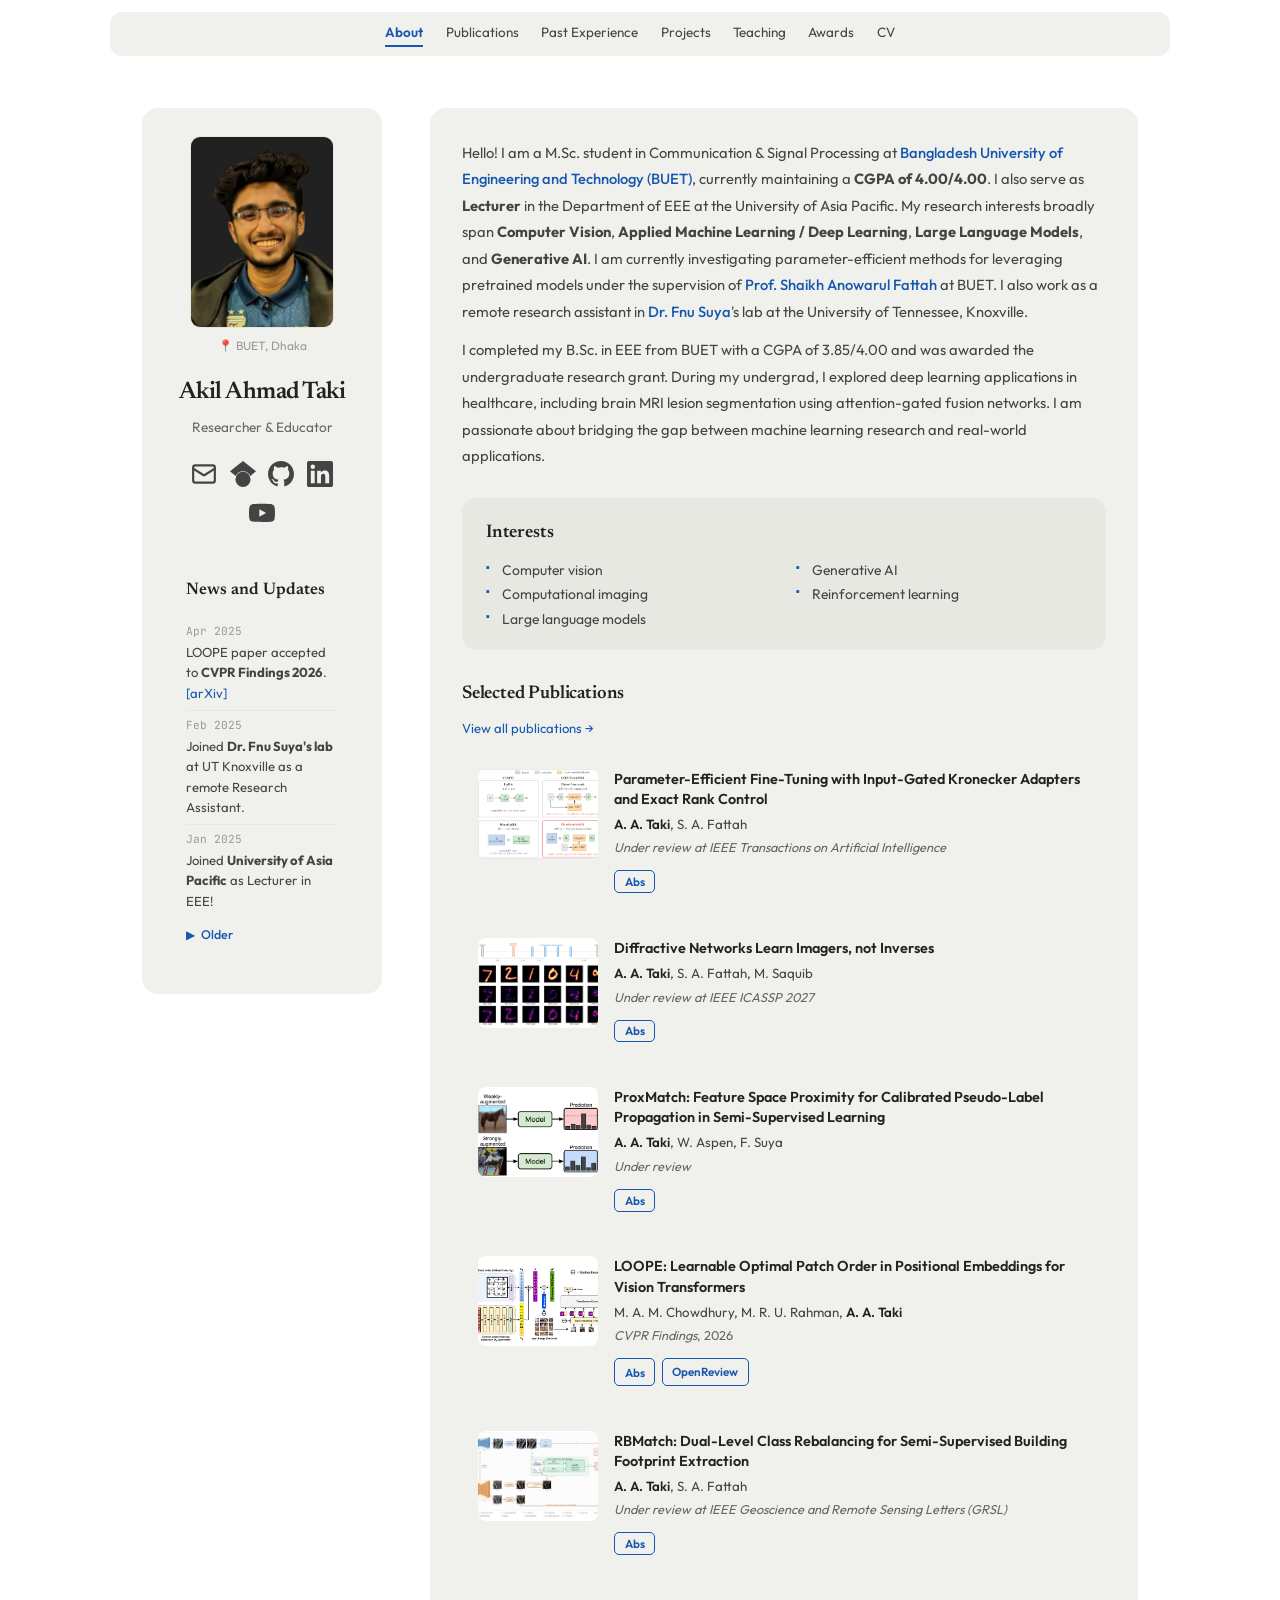
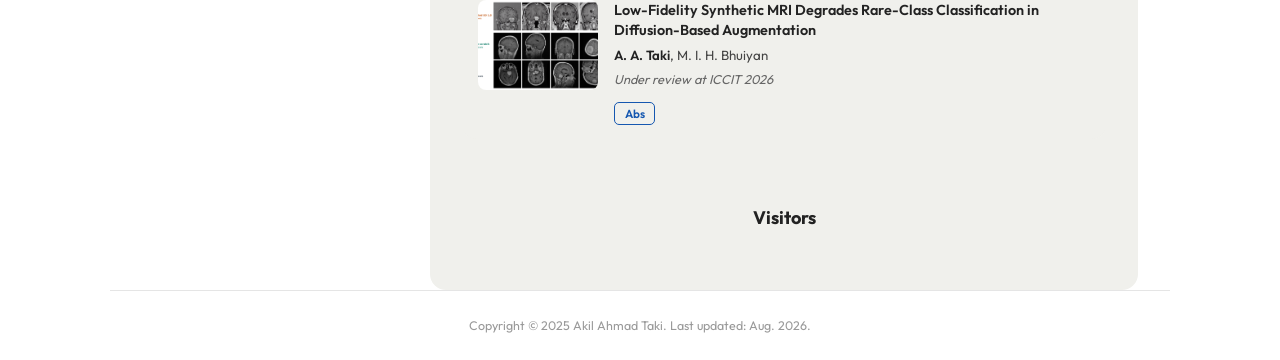
<file: index.html>
<!DOCTYPE html>
<html lang="en">
<head>
<meta charset="UTF-8">
<meta name="viewport" content="width=device-width, initial-scale=1.0">
<title>Akil Ahmad Taki</title>
<link href="https://fonts.googleapis.com/css2?family=Newsreader:ital,wght@0,400;0,500;0,600;1,400&family=Outfit:wght@300;400;500;600&family=JetBrains+Mono:wght@400&display=swap" rel="stylesheet">
<link rel="icon" type="image/png" href="favicon.png">
<link rel="stylesheet" href="style.css">
<link rel="stylesheet" href="publications.css">
<link rel="stylesheet" href="about.css">
</head>
<body>

<!-- Navigation -->
<nav>
  <div class="nav-inner">
    <div class="nav-links">
      <a href="index.html" class="active">About</a>
      <a href="publications.html">Publications</a>
      <a href="past-experience.html">Past Experience</a>
      <a href="projects.html">Projects</a>
      <a href="teaching.html">Teaching</a>
      <a href="awards.html">Awards</a>
      <a href="assets/Akil_Ahmad_Taki_CV.pdf" target="_blank">CV</a>
    </div>
  </div>
</nav>

<!-- Two-column layout -->
<div class="home-layout">

  <!-- ════ LEFT SIDEBAR ════ -->
  <aside class="sidebar">

    <div class="photo-frame">
      <img src="pp.jpg" alt="Akil Ahmad Taki">
    </div>
    <div class="photo-caption">📍 BUET, Dhaka</div>

    <div class="sidebar-name">Akil Ahmad Taki</div>
    <div class="sidebar-title">Researcher &amp; Educator</div>

    <div class="sidebar-social">
      <a href="mailto:akilahmadtaki.eee.buet@gmail.com" title="Email">
        <svg xmlns="http://www.w3.org/2000/svg" width="20" height="20" viewBox="0 0 24 24" fill="none" stroke="currentColor" stroke-width="2" stroke-linecap="round" stroke-linejoin="round"><rect x="2" y="4" width="20" height="16" rx="2"/><path d="m22 7-8.97 5.7a1.94 1.94 0 0 1-2.06 0L2 7"/></svg>
      </a>
      <a href="https://scholar.google.com/citations?user=akil.ahmad.taki" target="_blank" title="Google Scholar">
        <svg xmlns="http://www.w3.org/2000/svg" width="20" height="20" viewBox="0 0 24 24" fill="currentColor"><path d="M5.242 13.769L0 9.5 12 0l12 9.5-5.242 4.269C17.548 11.249 14.978 9.5 12 9.5c-2.977 0-5.548 1.748-6.758 4.269zM12 10a7 7 0 1 0 0 14 7 7 0 0 0 0-14z"/></svg>
      </a>
      <a href="https://github.com/akilahmadtaki" target="_blank" title="GitHub">
        <svg xmlns="http://www.w3.org/2000/svg" width="20" height="20" viewBox="0 0 24 24" fill="currentColor"><path d="M12 0C5.374 0 0 5.373 0 12c0 5.302 3.438 9.8 8.207 11.387.599.111.793-.261.793-.577v-2.234c-3.338.726-4.033-1.416-4.033-1.416-.546-1.387-1.333-1.756-1.333-1.756-1.089-.745.083-.729.083-.729 1.205.084 1.839 1.237 1.839 1.237 1.07 1.834 2.807 1.304 3.492.997.107-.775.418-1.305.762-1.604-2.665-.305-5.467-1.334-5.467-5.931 0-1.311.469-2.381 1.236-3.221-.124-.303-.535-1.524.117-3.176 0 0 1.008-.322 3.301 1.23A11.509 11.509 0 0 1 12 5.803c1.02.005 2.047.138 3.006.404 2.291-1.552 3.297-1.23 3.297-1.23.653 1.653.242 2.874.118 3.176.77.84 1.235 1.911 1.235 3.221 0 4.609-2.807 5.624-5.479 5.921.43.372.823 1.102.823 2.222v3.293c0 .319.192.694.801.576C20.566 21.797 24 17.3 24 12c0-6.627-5.373-12-12-12z"/></svg>
      </a>
      <a href="https://linkedin.com/in/akil-ahmad-taki" target="_blank" title="LinkedIn">
        <svg xmlns="http://www.w3.org/2000/svg" width="20" height="20" viewBox="0 0 24 24" fill="currentColor"><path d="M20.447 20.452h-3.554v-5.569c0-1.328-.027-3.037-1.852-3.037-1.853 0-2.136 1.445-2.136 2.939v5.667H9.351V9h3.414v1.561h.046c.477-.9 1.637-1.85 3.37-1.85 3.601 0 4.267 2.37 4.267 5.455v6.286zM5.337 7.433a2.062 2.062 0 0 1-2.063-2.065 2.064 2.064 0 1 1 2.063 2.065zm1.782 13.019H3.555V9h3.564v11.452zM22.225 0H1.771C.792 0 0 .774 0 1.729v20.542C0 23.227.792 24 1.771 24h20.451C23.2 24 24 23.227 24 22.271V1.729C24 .774 23.2 0 22.222 0h.003z"/></svg>
      </a>
      <a href="https://youtu.be/kUSw7-1XFrQ?si=-b-Fi98RUSHBpA-A" target="_blank" title="YouTube">
        <svg xmlns="http://www.w3.org/2000/svg" width="20" height="20" viewBox="0 0 24 24" fill="currentColor"><path d="M23.498 6.186a3.016 3.016 0 0 0-2.122-2.136C19.505 3.545 12 3.545 12 3.545s-7.505 0-9.377.505A3.017 3.017 0 0 0 .502 6.186C0 8.07 0 12 0 12s0 3.93.502 5.814a3.016 3.016 0 0 0 2.122 2.136c1.871.505 9.376.505 9.376.505s7.505 0 9.377-.505a3.015 3.015 0 0 0 2.122-2.136C24 15.93 24 12 24 12s0-3.93-.502-5.814zM9.545 15.568V8.432L15.818 12l-6.273 3.568z"/></svg>
      </a>
    </div>

    <!-- News -->
    <div class="sidebar-news">
      <h3>News and Updates</h3>
      <ul class="sidebar-news-list">
        <li>
          <span class="news-date">Apr 2025</span>
          LOOPE paper accepted to <strong>CVPR Findings 2026</strong>. <a href="https://doi.org/10.48550/arXiv.2504.14386" target="_blank">[arXiv]</a>
        </li>
        <li>
          <span class="news-date">Feb 2025</span>
          Joined <strong>Dr. Fnu Suya's lab</strong> at UT Knoxville as a remote Research Assistant.
        </li>
        <li>
          <span class="news-date">Jan 2025</span>
          Joined <strong>University of Asia Pacific</strong> as Lecturer in EEE!
        </li>
      </ul>

      <button class="news-toggle" onclick="document.querySelector('.news-older').classList.toggle('open'); this.querySelector('.arrow').textContent = this.querySelector('.arrow').textContent === '▶' ? '▼' : '▶'">
        <span class="arrow">▶</span> Older
      </button>

      <div class="news-older">
        <ul class="sidebar-news-list">
          <li>
            <span class="news-date">2025</span>
            Two journal papers published in <strong>Scientific Reports</strong> and <strong>Results in Engineering</strong>.
          </li>
          <li>
            <span class="news-date">Oct 2024</span>
            Started M.Sc. in Communication &amp; Signal Processing at <strong>BUET</strong>.
          </li>
          <li>
            <span class="news-date">Aug 2024</span>
            Joined <strong>Daffodil International University</strong> as Lecturer.
          </li>
          <li>
            <span class="news-date">Jul 2024</span>
            Graduated B.Sc. in EEE from <strong>BUET</strong> with CGPA 3.85/4.00.
          </li>
          <li>
            <span class="news-date">2024</span>
            Paper accepted at <strong>ICEEICT 2024</strong>. <a href="https://doi.org/10.1109/ICEEICT62016.2024.10534354" target="_blank">[DOI]</a>
          </li>
          <li>
            <span class="news-date">Mar 2024</span>
            Participated in <strong>IEEE VIP CUP</strong> — OCT image denoising.
          </li>
        </ul>
      </div>
    </div>

  </aside>

  <!-- ════ RIGHT MAIN CONTENT ════ -->
  <main class="main-content">

    <!-- About -->
    <p class="about-text">
      Hello! I am a M.Sc. student in Communication &amp; Signal Processing at
      <a href="https://www.buet.ac.bd/" target="_blank">Bangladesh University of Engineering and Technology (BUET)</a>,
      currently maintaining a <strong>CGPA of 4.00/4.00</strong>. I also serve as <strong> Lecturer</strong> in the Department of EEE at the University of Asia Pacific.
      My research interests broadly span <strong>Computer Vision</strong>,
      <strong>Applied Machine Learning / Deep Learning</strong>,
      <strong>Large Language Models</strong>, and <strong>Generative AI</strong>.
      I am currently investigating parameter-efficient methods for leveraging pretrained models under the supervision of
      <a href="https://eee.buet.ac.bd/faculty/dr-shaikh-anowarul-fattah/" target="_blank">Prof. Shaikh Anowarul Fattah</a>
      at BUET. I also work as a remote research assistant in
      <a href="https://fsuya.org/" target="_blank">Dr. Fnu Suya</a>'s lab at the University of Tennessee, Knoxville.
    </p>

    <p class="about-text">
      I completed my B.Sc. in EEE from BUET with a CGPA of 3.85/4.00 and was awarded the
      undergraduate research grant. During my undergrad, I explored deep learning applications
      in healthcare, including brain MRI lesion segmentation using attention-gated fusion networks.
      I am passionate about bridging the gap between machine learning research and real-world applications.
    </p>

    <!-- ══ Research Interests Box ══ -->
    <div class="interest-box">
      <h2 class="interest-title">Interests</h2>
      <ul class="interest-list">
        <!-- <li>Parameter-efficient fine-tuning</li> -->
        <!-- <li>Semi-supervised learning</li> -->
        <li>Computer vision </li>
        <!-- <li>Medical image analysis</li> -->
        <li>Computational imaging</li>
        <li>Large language models</li>
        <li>Generative AI</li>
        <li>Reinforcement learning</li>

      </ul>
    </div>

    <!-- ══ Selected Publications ══ -->
    <h2 class="section-title">Selected Publications</h2>
    <p class="viewall-link"><a href="publications.html">View all publications &rarr;</a></p>


    <div class="pub-entry">
      <div class="pub-thumb">
        <img src="images/dylora.png" alt="DynKronLoRA Kronecker adapters">
      </div>
      <div class="pub-content">
        <h3>Parameter-Efficient Fine-Tuning with Input-Gated Kronecker Adapters and Exact Rank Control</h3>
        <p class="pub-auth"><em>A. A. Taki</em>, S. A. Fattah</p>
        <p class="pub-place"><em>Under review at IEEE Transactions on Artificial Intelligence</em></p>
        <div class="pub-badges">
          <button class="badge abs-btn" onclick="toggleAbs(this)">Abs</button>
        </div>
        <div class="pub-abstract">
          Parameter-efficient fine-tuning keeps a pretrained model frozen and trains a small update instead, with the rank of that update fixed in advance and spent equally on every input. We present DynKronLoRA, which places the gate on a frozen random Kronecker factor rather than a low-rank one, so a single gate unit controls many units of rank. The construction yields the realized rank exactly rather than as a bound, and with it the resolution of the gate: input conditioning can help only where per-input rank demand varies by more than one step of that resolution, and both quantities are measurable on the pretrained model before training. Across six medical imaging and language tasks, the Kronecker substrate carries the accuracy advantage at seven to nine times fewer trainable parameters than low-rank adaptation, and the measurement identifies the tasks that repay input conditioning in all six cases.
        </div>
      </div>
    </div>

    <div class="pub-entry">
      <div class="pub-thumb">
        <img src="images/op1.png" alt="Diffractive optical networks">
      </div>
      <div class="pub-content">
        <h3>Diffractive Networks Learn Imagers, not Inverses</h3>
        <p class="pub-auth"><em>A. A. Taki</em>, S. A. Fattah, M. Saquib</p>
        <p class="pub-place"><em>Under review at IEEE ICASSP 2027</em></p>
        <div class="pub-badges">
          <button class="badge abs-btn" onclick="toggleAbs(this)">Abs</button>
        </div>
        <div class="pub-abstract">
          We show that diffractive optical networks trained for reconstruction through random phase diffusers learn generic imaging operators rather than diffuser-specific inverses, using trainable phase-only layers and differentiable wave propagation.
        </div>
      </div>
    </div>

    <div class="pub-entry">
      <div class="pub-thumb">
        <img src="images/pm1.png" alt="ProxMatch semi-supervised learning">
      </div>
      <div class="pub-content">
        <h3>ProxMatch: Feature Space Proximity for Calibrated Pseudo-Label Propagation in Semi-Supervised Learning</h3>
        <p class="pub-auth"><em>A. A. Taki</em>, W. Aspen, F. Suya</p>
        <p class="pub-place"><em>Under review</em></p>
        <div class="pub-badges">
          <button class="badge abs-btn" onclick="toggleAbs(this)">Abs</button>
        </div>
        <div class="pub-abstract">
          Unlabeled data points should be selected for training only when they lie close to labeled points in feature space, as proximity indicates higher prediction confidence. We use this principle to calibrate pseudo-label propagation in semi-supervised learning.
        </div>
      </div>
    </div>
 <div class="pub-entry">
      <div class="pub-thumb">
        <img src="images/loop1.png" alt="LOOPE positional embeddings">
      </div>
      <div class="pub-content">
        <h3>LOOPE: Learnable Optimal Patch Order in Positional Embeddings for Vision Transformers</h3>
        <p class="pub-auth">M. A. M. Chowdhury, M. R. U. Rahman, <em>A. A. Taki</em></p>
        <p class="pub-place"><em>CVPR Findings</em>, 2026</p>
        <div class="pub-badges">
          <button class="badge abs-btn" onclick="toggleAbs(this)">Abs</button>
          <a href="https://doi.org/10.48550/arXiv.2504.14386" target="_blank" class="badge">OpenReview</a>
        </div>
        <div class="pub-abstract">
          We propose a novel method to determine optimal patch ordering for spatial position embeddings in Vision Transformers, ensuring minimal loss of positional information while maintaining computational efficiency. We also introduce a controlled experiment using minimal pixel configurations to analyse the behaviour of different positional encodings.
        </div>
      </div>
    </div>

    <div class="pub-entry">
      <div class="pub-thumb">
        <img src="images/rb1.png" alt="RBMatch building footprint extraction">
      </div>
      <div class="pub-content">
        <h3>RBMatch: Dual-Level Class Rebalancing for Semi-Supervised Building Footprint Extraction</h3>
        <p class="pub-auth"><em>A. A. Taki</em>, S. A. Fattah</p>
        <p class="pub-place"><em>Under review at IEEE Geoscience and Remote Sensing Letters (GRSL)</em></p>
        <div class="pub-badges">
          <button class="badge abs-btn" onclick="toggleAbs(this)">Abs</button>
        </div>
        <div class="pub-abstract">
          A class-rebalancing self-training framework for semi-supervised building footprint extraction, combining adaptive thresholding, confidence-aware loss reweighting, and distribution alignment at both pixel and image levels.
        </div>
      </div>
    </div>

    <div class="pub-entry">
      <div class="pub-thumb">
        <img src="images/mr1.png" alt="Synthetic MRI diffusion augmentation">
      </div>
      <div class="pub-content">
        <h3>Low-Fidelity Synthetic MRI Degrades Rare-Class Classification in Diffusion-Based Augmentation</h3>
        <p class="pub-auth"><em>A. A. Taki</em>, M. I. H. Bhuiyan</p>
        <p class="pub-place"><em>Under review at ICCIT 2026</em></p>
        <div class="pub-badges">
          <button class="badge abs-btn" onclick="toggleAbs(this)">Abs</button>
        </div>
        <div class="pub-abstract">
          We show that low-fidelity synthetic MRI generated by few-shot adapted diffusion models degrades rare-class classification performance, with LoRA-adapted Stable Diffusion failing to capture MRI global intensity structure that a from-scratch diffusion model resolves.
        </div>
      </div>
    </div>

    
    <!-- Visitor Map -->
    <div class="visitor-map">
      <h3>Visitors</h3>
      <script type="text/javascript" id="mapmyvisitors" src="https://mapmyvisitors.com/map.js?cl=000000&w=420&t=n&d=4zmxsecRHGD5eDYR2ypuUjG4uauy2ut8uDnkuDLKRHQ&co=f0f0ec&ct=443636"></script>
    </div>

  </main>

</div>

<!-- Footer -->
<div class="home-footer">
  Copyright &copy; 2025 Akil Ahmad Taki. Last updated: Aug. 2026.
</div>

<script>
function toggleAbs(btn) {
  var abs = btn.closest('.pub-content').querySelector('.pub-abstract');
  abs.classList.toggle('open');
  btn.classList.toggle('active');
}
</script>

</body>
</html>
</file>
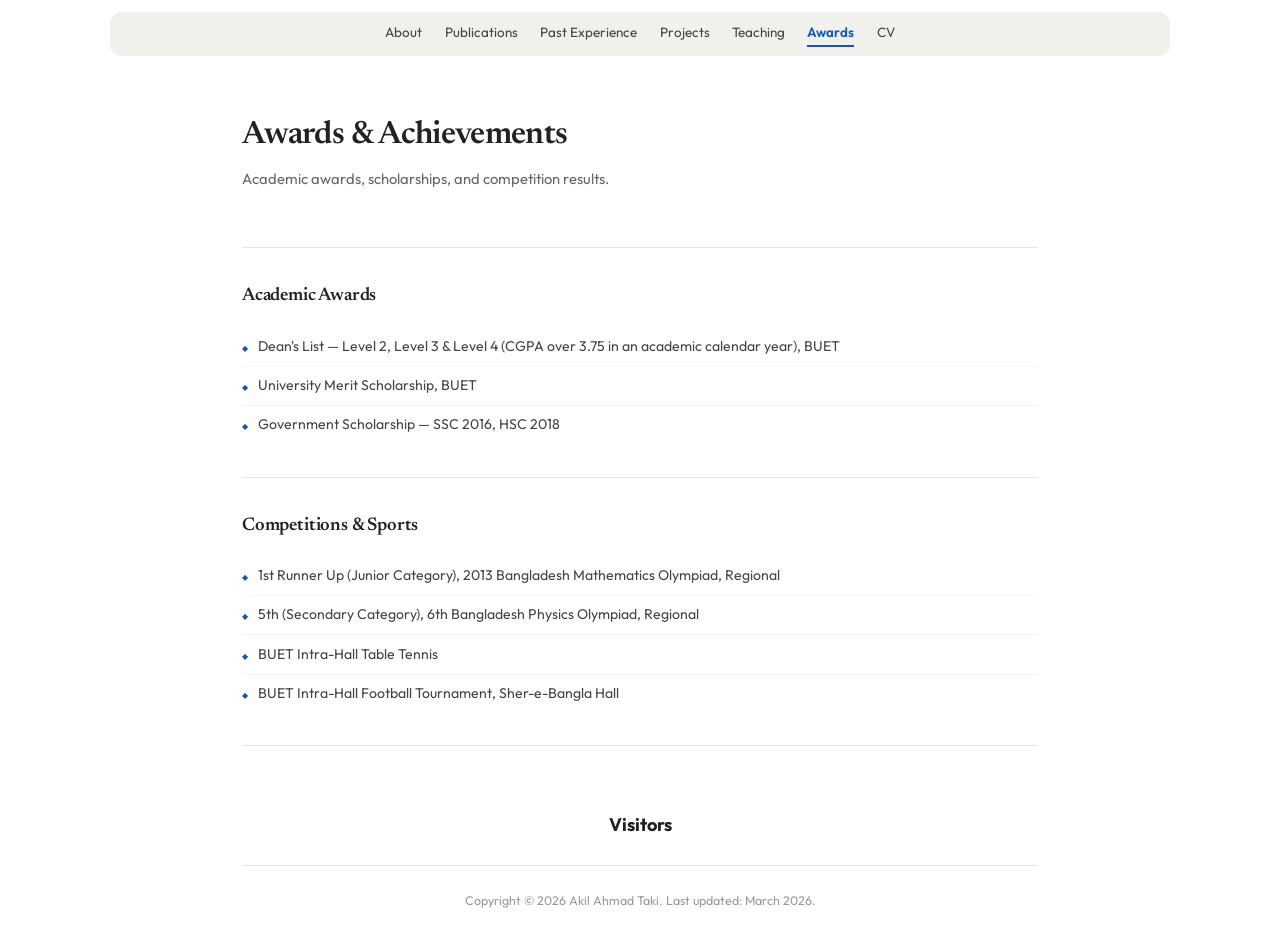
<file: awards.html>
<!DOCTYPE html>
<html lang="en">
<head>
<meta charset="UTF-8">
<meta name="viewport" content="width=device-width, initial-scale=1.0">
<title>Awards — Akil Ahmad Taki</title>
<link href="https://fonts.googleapis.com/css2?family=Newsreader:ital,wght@0,400;0,500;0,600;1,400&family=Outfit:wght@300;400;500;600&family=JetBrains+Mono:wght@400&display=swap" rel="stylesheet">
<link rel="stylesheet" href="style.css">
</head>
<body>

<nav>
  <div class="nav-inner">
    <div class="nav-links">
      <a href="index.html">About</a>
      <a href="publications.html">Publications</a>
      <a href="past-experience.html">Past Experience</a>
      <a href="projects.html">Projects</a>
      <a href="teaching.html">Teaching</a>
     
      <a href="awards.html" class="active">Awards</a>
      <a href="assets/Akil_Ahmad_Taki_CV.pdf" target="_blank">CV</a>
    </div>
  </div>
</nav>

<div class="container">

  <div class="page-header">
    <h1>Awards &amp; Achievements</h1>
    <p>Academic awards, scholarships, and competition results.</p>
  </div>

  <hr>

  <section id="awards">
    <h2 class="section-title">Academic Awards</h2>
    <ul class="award-list">
      <li>Dean's List — Level 2, Level 3 &amp; Level 4 (CGPA over 3.75 in an academic calendar year), BUET</li>
      <li>University Merit Scholarship, BUET</li>
      <li>Government Scholarship — SSC 2016, HSC 2018</li>
    </ul>
  </section>

  <hr>

  <section id="competitions">
    <h2 class="section-title">Competitions &amp; Sports</h2>
    <ul class="award-list">
      <li>1st Runner Up (Junior Category), 2013 Bangladesh Mathematics Olympiad, Regional </li>
      <li>5th (Secondary Category), 6th Bangladesh Physics Olympiad, Regional </li>
      <li>BUET Intra-Hall Table Tennis </li>
      <li>BUET Intra-Hall Football Tournament, Sher-e-Bangla Hall</li>
    </ul>
  </section>

  <hr>

  


  <!-- Visitor Map -->
  <div class="visitor-map">
    <h3>Visitors</h3>
    <script type='text/javascript' id='mapmyvisitors' src='https://mapmyvisitors.com/map.js?cl=080808&w=600&t=tt&d=jR6fj13NhyLnA9VMMH3swhSYmRGX4lCrfzyeFAedrFA&co=ffffff&ct=808080&cmo=3acc3a&cmn=ff5353'></script>
  </div>

  <div class="home-footer">
  Copyright &copy; 2026 Akil Ahmad Taki. Last updated: March 2026.
</div>

</div>

</body>
</html>
</file>
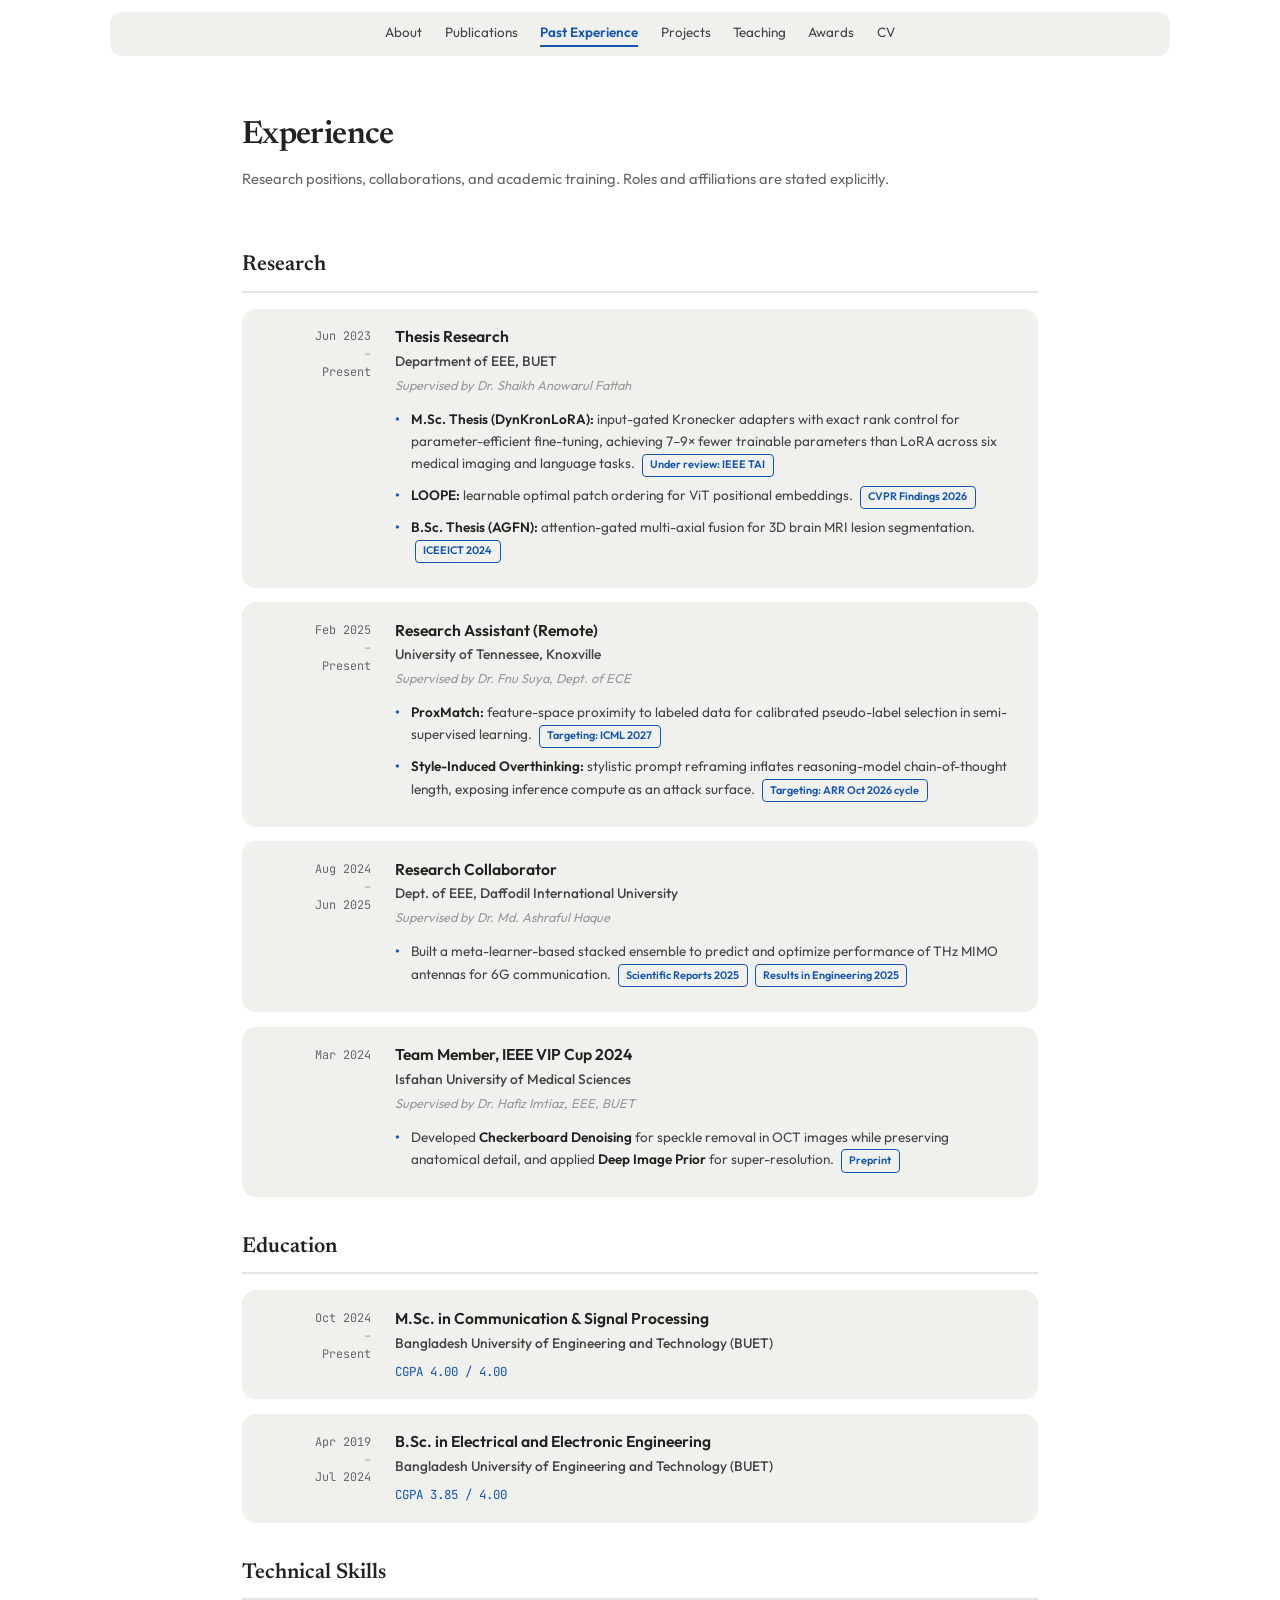
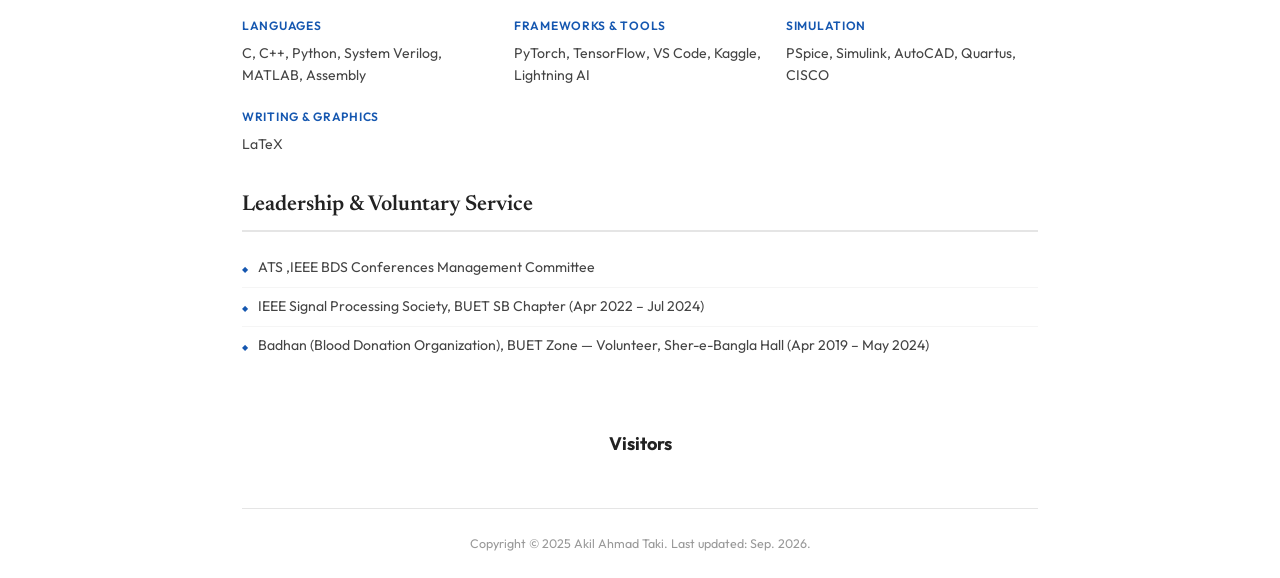
<file: past-experience.html>
<!DOCTYPE html>
<html lang="en">
<head>
<meta charset="UTF-8">
<meta name="viewport" content="width=device-width, initial-scale=1.0">
<title>Experience — Akil Ahmad Taki</title>
<link href="https://fonts.googleapis.com/css2?family=Newsreader:ital,wght@0,400;0,500;0,600;1,400&family=Outfit:wght@300;400;500;600&family=JetBrains+Mono:wght@400&display=swap" rel="stylesheet">
<link rel="icon" type="image/png" href="favicon.png">
<link rel="stylesheet" href="style.css">
<link rel="stylesheet" href="experience.css">
</head>
<body>

<nav>
  <div class="nav-inner">
    <div class="nav-links">
      <a href="index.html">About</a>
      <a href="publications.html">Publications</a>
      <a href="past-experience.html" class="active">Past Experience</a>
      <a href="projects.html">Projects</a>
      <a href="teaching.html">Teaching</a>
      
      <a href="awards.html">Awards</a>
      <a href="assets/Akil_Ahmad_Taki_CV.pdf" target="_blank">CV</a>
    </div>
  </div>
</nav>

<div class="container">

  <div class="page-header">
    <h1>Experience</h1>
    <p>Research positions, collaborations, and academic training. Roles and affiliations are stated explicitly.</p>
  </div>

  <!-- ══════════ RESEARCH ══════════ -->
  <h2 class="exp-group">Research</h2>

  <div class="exp-entry">
    <div class="exp-date">Jun 2023<br><span class="dash">&ndash;</span><br>Present</div>
    <div class="exp-body">
      <h3>Thesis Research</h3>
      <div class="exp-org">Department of EEE, BUET</div>
      <div class="exp-sup">Supervised by Dr. Shaikh Anowarul Fattah</div>
      <ul class="exp-list">
                <li><strong>M.Sc. Thesis (DynKronLoRA):</strong> input-gated Kronecker adapters with exact rank control for parameter-efficient fine-tuning, achieving 7&ndash;9&times; fewer trainable parameters than LoRA across six medical imaging and language tasks.
          <a href="https://cis.ieee.org/publications/ieee-transactions-on-artificial-intelligence" target="_blank" class="mini-badge">Under review: IEEE TAI</a>
        </li>
        <li><strong>LOOPE:</strong> learnable optimal patch ordering for ViT positional embeddings.
          <a href="https://doi.org/10.48550/arXiv.2504.14386" target="_blank" class="mini-badge">CVPR Findings 2026</a>
        </li>
        <li><strong>B.Sc. Thesis (AGFN):</strong> attention-gated multi-axial fusion for 3D brain MRI lesion segmentation.
          <a href="https://doi.org/10.1109/ICEEICT62016.2024.10534354" target="_blank" class="mini-badge">ICEEICT 2024</a>
        </li>
      </ul>
    </div>
  </div>

  <div class="exp-entry">
    <div class="exp-date">Feb 2025<br><span class="dash">&ndash;</span><br>Present</div>
    <div class="exp-body">
      <h3>Research Assistant (Remote)</h3>
      <div class="exp-org">University of Tennessee, Knoxville</div>
      <div class="exp-sup">Supervised by Dr. Fnu Suya, Dept. of ECE</div>
      <ul class="exp-list">
        <li><strong>ProxMatch:</strong> feature-space proximity to labeled data for calibrated pseudo-label selection in semi-supervised learning.
          <a href="https://icml.cc/Conferences/FutureMeetings" target="_blank" class="mini-badge">Targeting: ICML 2027</a>
        </li>
        <li><strong>Style-Induced Overthinking:</strong> stylistic prompt reframing inflates reasoning-model chain-of-thought length, exposing inference compute as an attack surface.
          <a href="https://aclrollingreview.org/dates" target="_blank" class="mini-badge">Targeting: ARR Oct 2026 cycle</a>
        </li>
      </ul>
    </div>
  </div>

  <div class="exp-entry">
    <div class="exp-date">Aug 2024<br><span class="dash">&ndash;</span><br>Jun 2025</div>
    <div class="exp-body">
      <h3>Research Collaborator</h3>
      <div class="exp-org">Dept. of EEE, Daffodil International University</div>
      <div class="exp-sup">Supervised by Dr. Md. Ashraful Haque</div>
      <ul class="exp-list">
        <li>Built a meta-learner-based stacked ensemble to predict and optimize performance of THz MIMO antennas for 6G communication.
          <a href="https://doi.org/10.1038/s41598-025-88174-2" target="_blank" class="mini-badge">Scientific Reports 2025</a>
          <a href="https://doi.org/10.1016/j.rineng.2025.105882" target="_blank" class="mini-badge">Results in Engineering 2025</a>
        </li>
      </ul>
    </div>
  </div>

  <div class="exp-entry">
    <div class="exp-date">Mar 2024</div>
    <div class="exp-body">
      <h3>Team Member, IEEE VIP Cup 2024</h3>
      <div class="exp-org">Isfahan University of Medical Sciences</div>
      <div class="exp-sup">Supervised by Dr. Hafiz Imtiaz, EEE, BUET</div>
      <ul class="exp-list">
        <li>Developed <strong>Checkerboard Denoising</strong> for speckle removal in OCT images while preserving anatomical detail, and applied <strong>Deep Image Prior</strong> for super-resolution.
          <a href="https://doi.org/10.48550/arXiv.2411.19549" target="_blank" class="mini-badge">Preprint</a>
        </li>
      </ul>
    </div>
  </div>

  <!-- ══════════ EDUCATION ══════════ -->
  <h2 class="exp-group">Education</h2>

  <div class="exp-entry">
    <div class="exp-date">Oct 2024<br><span class="dash">&ndash;</span><br>Present</div>
    <div class="exp-body">
      <h3>M.Sc. in Communication &amp; Signal Processing</h3>
      <div class="exp-org">Bangladesh University of Engineering and Technology (BUET)</div>
      <div class="exp-gpa">CGPA 4.00 / 4.00</div>
    </div>
  </div>

  <div class="exp-entry">
    <div class="exp-date">Apr 2019<br><span class="dash">&ndash;</span><br>Jul 2024</div>
    <div class="exp-body">
      <h3>B.Sc. in Electrical and Electronic Engineering</h3>
      <div class="exp-org">Bangladesh University of Engineering and Technology (BUET)</div>
      <div class="exp-gpa">CGPA 3.85 / 4.00</div>
    </div>
  </div>

  <!-- ══════════ SKILLS ══════════ -->
  <h2 class="exp-group">Technical Skills</h2>

  <div class="skills-grid">
    <div class="skill-group">
      <h3>Languages</h3>
      <p>C, C++, Python, System Verilog, MATLAB, Assembly</p>
    </div>
    <div class="skill-group">
      <h3>Frameworks &amp; Tools</h3>
      <p>PyTorch, TensorFlow, VS Code, Kaggle, Lightning AI</p>
    </div>
    <div class="skill-group">
      <h3>Simulation</h3>
      <p>PSpice, Simulink, AutoCAD, Quartus, CISCO</p>
    </div>
    <div class="skill-group">
      <h3>Writing &amp; Graphics</h3>
      <p>LaTeX</p>
    </div>
  </div>

  <!-- ══════════ SERVICE ══════════ -->
  <h2 class="exp-group">Leadership &amp; Voluntary Service</h2>

  <ul class="award-list">
    <li>ATS ,IEEE BDS Conferences Management Committee</li>
    <li>IEEE Signal Processing Society, BUET SB Chapter (Apr 2022 &ndash; Jul 2024)</li>
    <li>Badhan (Blood Donation Organization), BUET Zone &mdash; Volunteer, Sher-e-Bangla Hall (Apr 2019 &ndash; May 2024)</li>
  </ul>

  <!-- Visitor Map -->
  <div class="visitor-map">
    <h3>Visitors</h3>
    <script type="text/javascript" id="mapmyvisitors" src="https://mapmyvisitors.com/map.js?cl=000000&w=800&t=n&d=4zmxsecRHGD5eDYR2ypuUjG4uauy2ut8uDnkuDLKRHQ&co=f0f0ec&ct=443636"></script>
  </div>

  <footer>
    Copyright &copy; 2025 Akil Ahmad Taki. Last updated: Sep. 2026.
  </footer>

</div>

</body>
</html>
</file>
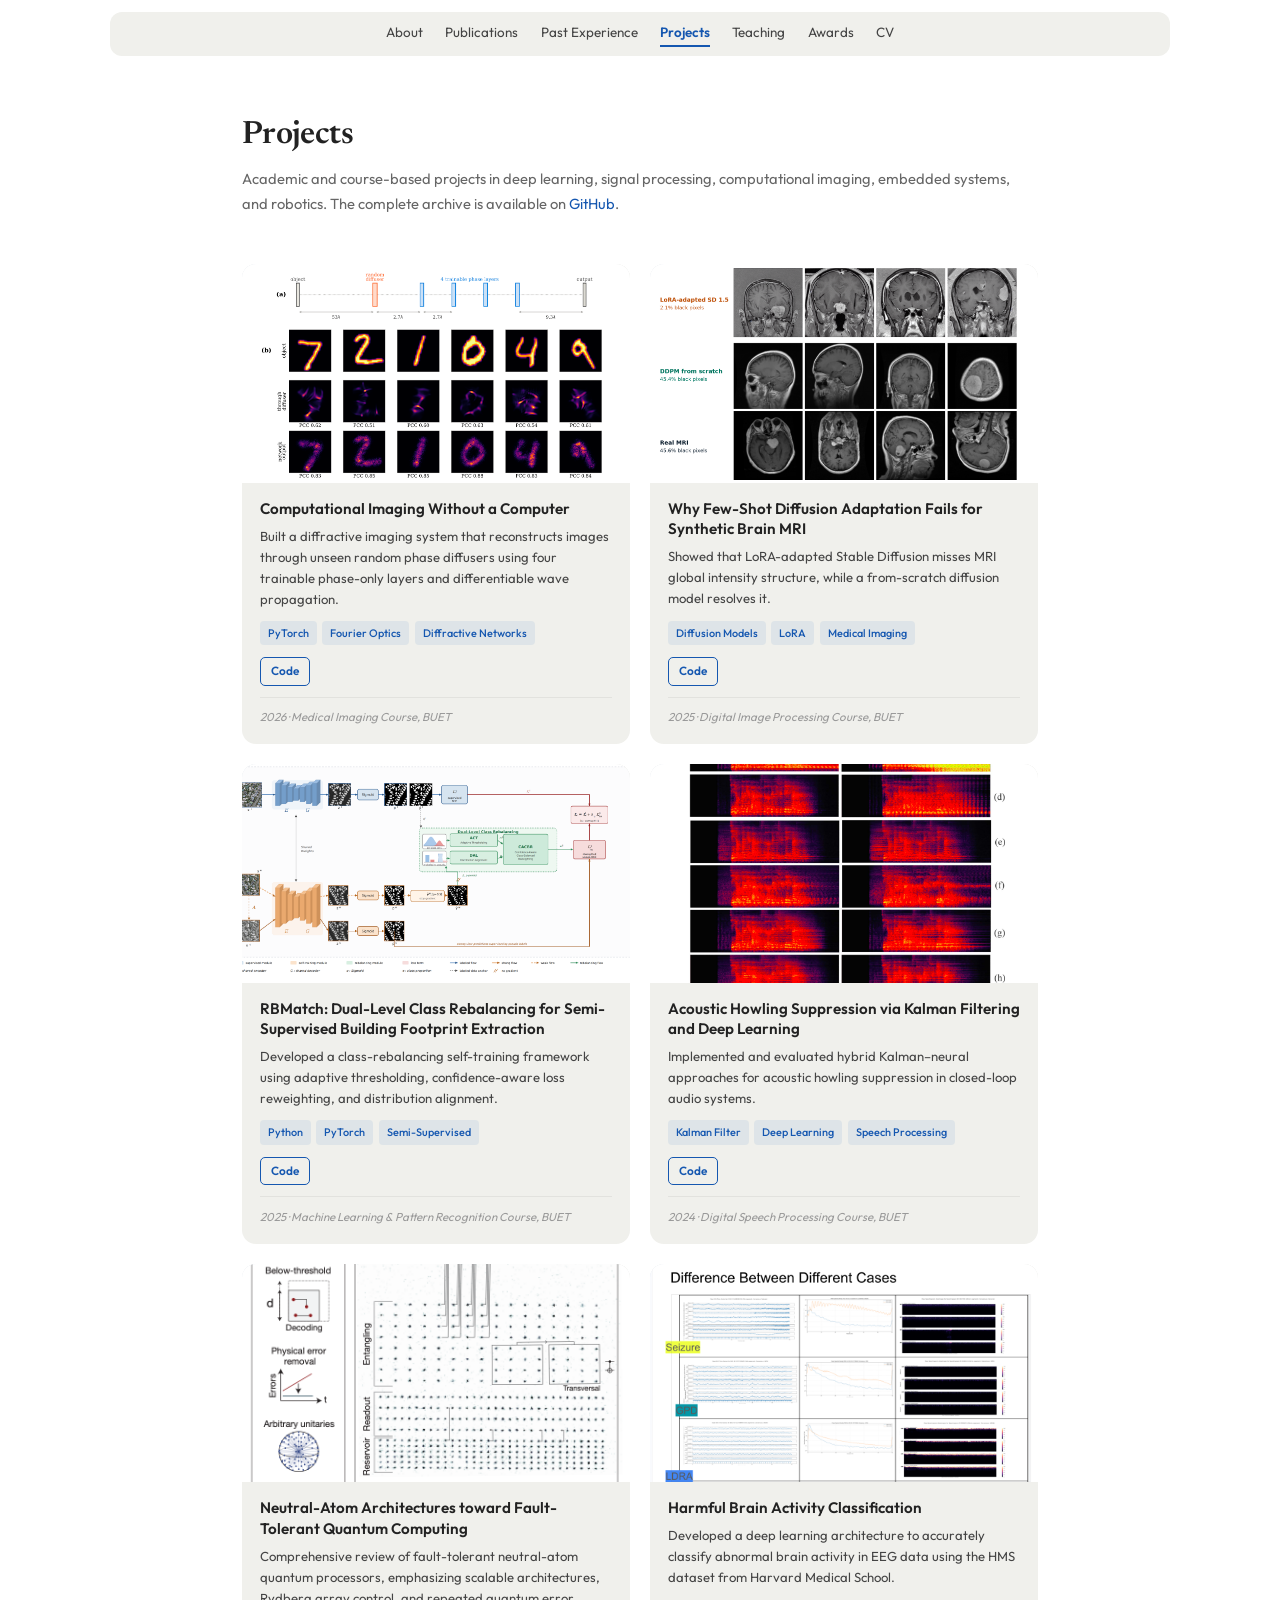
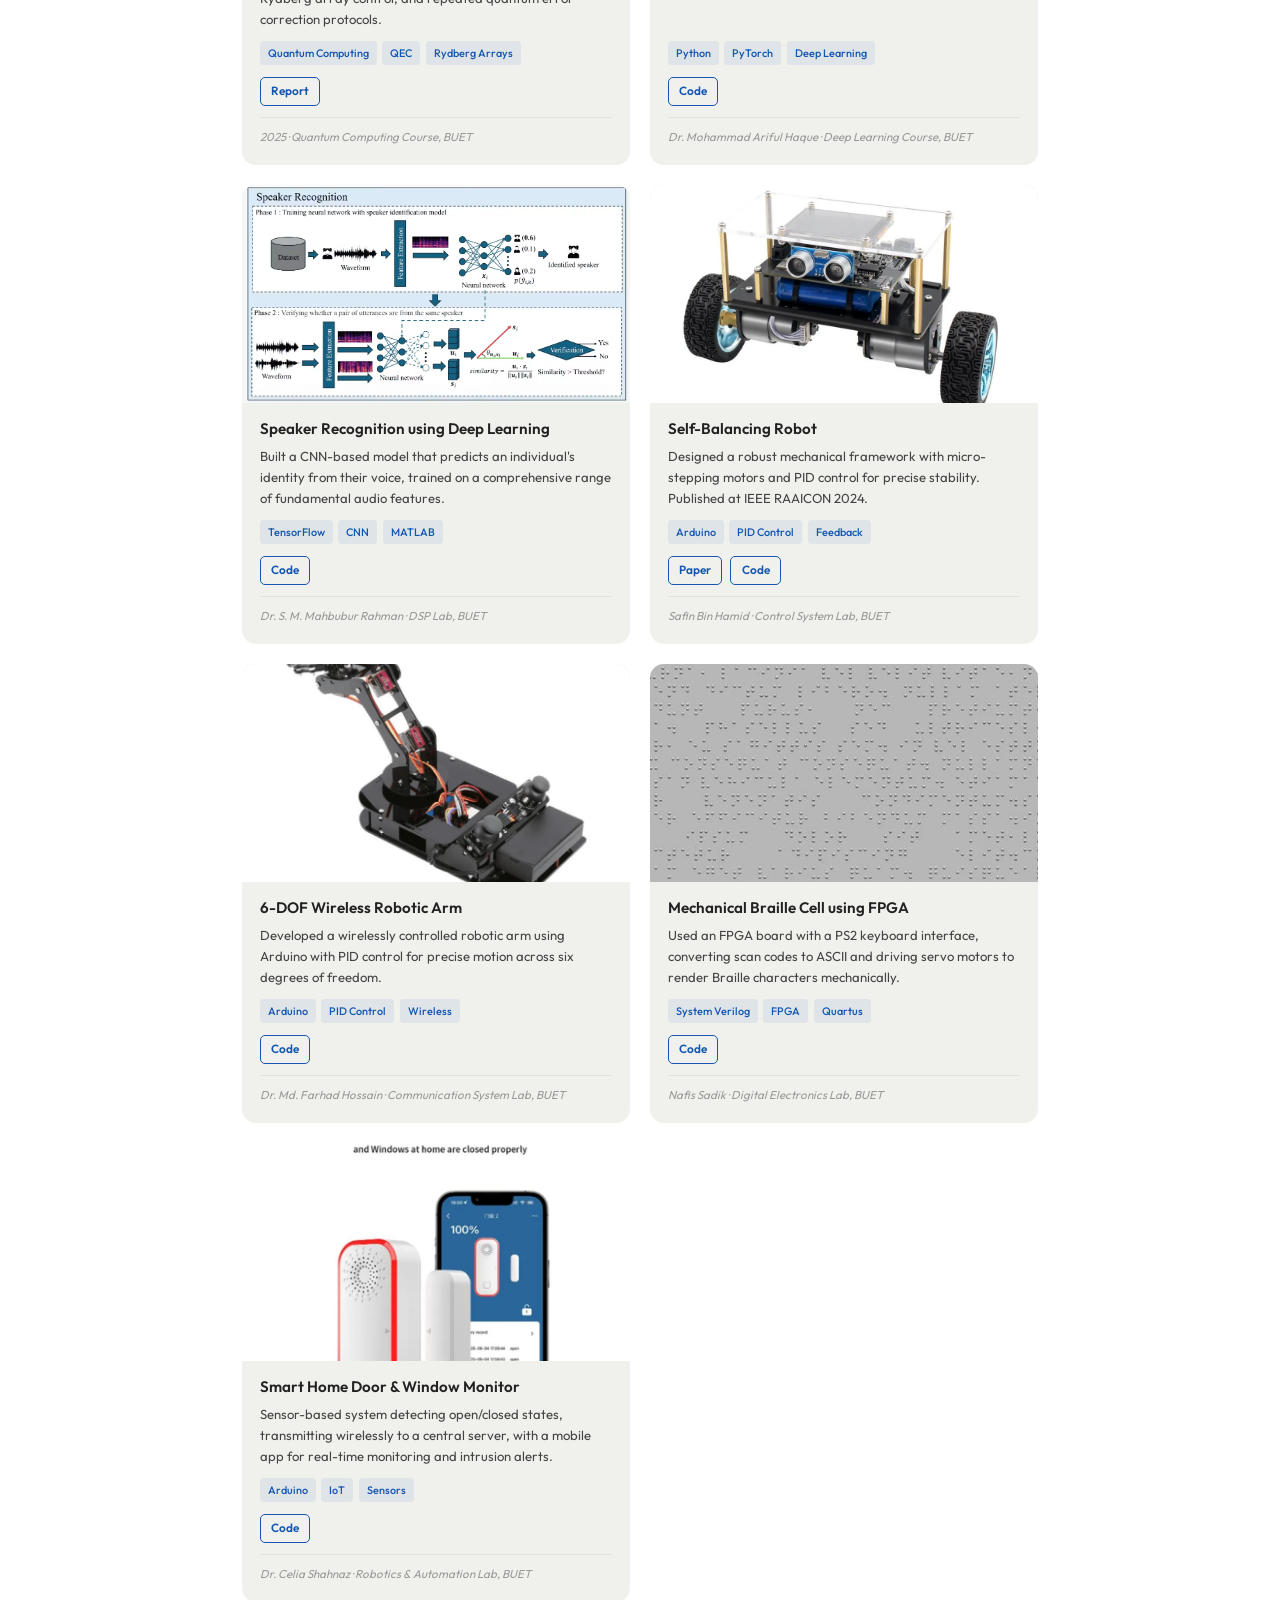
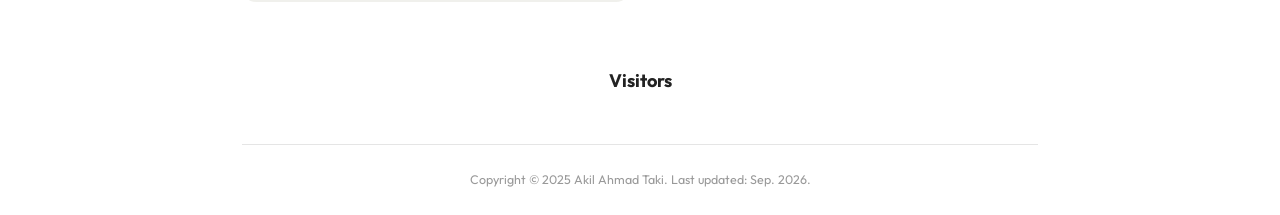
<file: projects.html>
<!DOCTYPE html>
<html lang="en">
<head>
<meta charset="UTF-8">
<meta name="viewport" content="width=device-width, initial-scale=1.0">
<title>Projects — Akil Ahmad Taki</title>
<link href="https://fonts.googleapis.com/css2?family=Newsreader:ital,wght@0,400;0,500;0,600;1,400&family=Outfit:wght@300;400;500;600&family=JetBrains+Mono:wght@400&display=swap" rel="stylesheet">
<link rel="icon" type="image/png" href="favicon.png">
<link rel="stylesheet" href="style.css">
<link rel="stylesheet" href="project-cards.css">
</head>
<body>

<nav>
  <div class="nav-inner">
    <div class="nav-links">
      <a href="index.html">About</a>
      <a href="publications.html">Publications</a>
      <a href="past-experience.html">Past Experience</a>
      <a href="projects.html" class="active">Projects</a>
      <a href="teaching.html">Teaching</a>
      
      <a href="awards.html">Awards</a>
      <a href="assets/Akil_Ahmad_Taki_CV.pdf" target="_blank">CV</a>
    </div>
  </div>
</nav>

<div class="container">

  <div class="page-header">
    <h1>Projects</h1>
    <p>Academic and course-based projects in deep learning, signal processing, computational imaging, embedded systems, and robotics. The complete archive is available on <a href="https://github.com/akilahmadtaki" target="_blank">GitHub</a>.</p>
  </div>

  <!-- ════ PROJECT GRID ════ -->
  <div class="project-grid">

    <!-- Computational Imaging -->
    <div class="project-card">
      <div class="card-thumb slideshow">
        <img src="images/op1.png" alt="Diffractive optical reconstruction" class="active">
        <img src="images/op2.png" alt="Diffractive optical reconstruction">
        <img src="images/op3.png" alt="Diffractive optical reconstruction">
      </div>
      <div class="card-body">
        <h3>Computational Imaging Without a Computer</h3>
        <p>Built a diffractive imaging system that reconstructs images through unseen random phase diffusers using four trainable phase-only layers and differentiable wave propagation.</p>
        <div class="card-tags">
          <span class="tag">PyTorch</span>
          <span class="tag">Fourier Optics</span>
          <span class="tag">Diffractive Networks</span>
        </div>
        <div class="card-links">
          <a href="https://github.com/akilahmadtaki/Imaging-without-Computer-" target="_blank">Code</a>
        </div>
        <div class="card-meta">2026 &middot; Medical Imaging Course, BUET</div>
      </div>
    </div>

    <!-- Synthetic Brain MRI -->
    <div class="project-card">
      <div class="card-thumb slideshow">
        <img src="images/mr1.png" alt="Synthetic brain MRI diffusion" class="active">
        <img src="images/mr2.png" alt="Synthetic brain MRI diffusion">
        <img src="images/mr3.png" alt="Synthetic brain MRI diffusion">
        <img src="images/mr4.png" alt="Synthetic brain MRI diffusion">
      </div>
      <div class="card-body">
        <h3>Why Few-Shot Diffusion Adaptation Fails for Synthetic Brain MRI</h3>
        <p>Showed that LoRA-adapted Stable Diffusion misses MRI global intensity structure, while a from-scratch diffusion model resolves it.</p>
        <div class="card-tags">
          <span class="tag">Diffusion Models</span>
          <span class="tag">LoRA</span>
          <span class="tag">Medical Imaging</span>
        </div>
        <div class="card-links">
          <a href="#" target="_blank">Code</a>
        </div>
        <div class="card-meta">2025 &middot; Digital Image Processing Course, BUET</div>
      </div>
    </div>

    <!-- RBMatch -->
    <div class="project-card">
      <div class="card-thumb slideshow">
        <img src="images/rb1.png" alt="RBMatch building footprint extraction" class="active">
        <img src="images/rb2.png" alt="RBMatch building footprint extraction">
        <img src="images/rb3.png" alt="RBMatch building footprint extraction">
      </div>
      <div class="card-body">
        <h3>RBMatch: Dual-Level Class Rebalancing for Semi-Supervised Building Footprint Extraction</h3>
        <p>Developed a class-rebalancing self-training framework using adaptive thresholding, confidence-aware loss reweighting, and distribution alignment.</p>
        <div class="card-tags">
          <span class="tag">Python</span>
          <span class="tag">PyTorch</span>
          <span class="tag">Semi-Supervised</span>
        </div>
        <div class="card-links">
          <a href="#" target="_blank">Code</a>
        </div>
        <div class="card-meta">2025 &middot; Machine Learning &amp; Pattern Recognition Course, BUET</div>
      </div>
    </div>

    <!-- Acoustic Howling -->
    <div class="project-card">
      <div class="card-thumb slideshow">
        <img src="images/ac1.png" alt="Acoustic howling suppression" class="active">
        <img src="images/ac2.png" alt="Acoustic howling suppression">
        <img src="images/ac3.png" alt="Acoustic howling suppression">
      </div>
      <div class="card-body">
        <h3>Acoustic Howling Suppression via Kalman Filtering and Deep Learning</h3>
        <p>Implemented and evaluated hybrid Kalman&ndash;neural approaches for acoustic howling suppression in closed-loop audio systems.</p>
        <div class="card-tags">
          <span class="tag">Kalman Filter</span>
          <span class="tag">Deep Learning</span>
          <span class="tag">Speech Processing</span>
        </div>
        <div class="card-links">
          <a href="#" target="_blank">Code</a>
        </div>
        <div class="card-meta">2024 &middot; Digital Speech Processing Course, BUET</div>
      </div>
    </div>

    <!-- Quantum Computing -->
    <div class="project-card">
      <div class="card-thumb slideshow">
        <img src="images/qc1.png" alt="Neutral-atom quantum computing" class="active">
        <img src="images/qc2.png" alt="Neutral-atom quantum computing">
        <img src="images/qc3.png" alt="Neutral-atom quantum computing">
      </div>
      <div class="card-body">
        <h3>Neutral-Atom Architectures toward Fault-Tolerant Quantum Computing</h3>
        <p>Comprehensive review of fault-tolerant neutral-atom quantum processors, emphasizing scalable architectures, Rydberg array control, and repeated quantum error correction protocols.</p>
        <div class="card-tags">
          <span class="tag">Quantum Computing</span>
          <span class="tag">QEC</span>
          <span class="tag">Rydberg Arrays</span>
        </div>
        <div class="card-links">
          <a href="#" target="_blank">Report</a>
        </div>
        <div class="card-meta">2025 &middot; Quantum Computing Course, BUET</div>
      </div>
    </div>

    <!-- Harmful Brain Activity -->
    <div class="project-card">
      <div class="card-thumb slideshow">
        <img src="images/hr1.png" alt="EEG harmful brain activity classification" class="active">
        <img src="images/hr2.png" alt="EEG harmful brain activity classification">
        <img src="images/hr3.png" alt="EEG harmful brain activity classification">
      </div>
      <div class="card-body">
        <h3>Harmful Brain Activity Classification</h3>
        <p>Developed a deep learning architecture to accurately classify abnormal brain activity in EEG data using the HMS dataset from Harvard Medical School.</p>
        <div class="card-tags">
          <span class="tag">Python</span>
          <span class="tag">PyTorch</span>
          <span class="tag">Deep Learning</span>
        </div>
        <div class="card-links">
          <a href="#" target="_blank">Code</a>
        </div>
        <div class="card-meta">Dr. Mohammad Ariful Haque &middot; Deep Learning Course, BUET</div>
      </div>
    </div>

    <!-- Speaker Recognition -->
    <div class="project-card">
      <div class="card-thumb slideshow">
        <img src="images/sp.avif" alt="Speaker recognition" class="active">
      </div>
      <div class="card-body">
        <h3>Speaker Recognition using Deep Learning</h3>
        <p>Built a CNN-based model that predicts an individual's identity from their voice, trained on a comprehensive range of fundamental audio features.</p>
        <div class="card-tags">
          <span class="tag">TensorFlow</span>
          <span class="tag">CNN</span>
          <span class="tag">MATLAB</span>
        </div>
        <div class="card-links">
          <a href="#" target="_blank">Code</a>
        </div>
        <div class="card-meta">Dr. S. M. Mahbubur Rahman &middot; DSP Lab, BUET</div>
      </div>
    </div>

    <!-- Self-Balancing Robot -->
    <div class="project-card">
      <div class="card-thumb slideshow">
        <img src="images/sb1.webp" alt="Self-balancing robot" class="active">
        <img src="images/sb2.png" alt="Self-balancing robot">
      </div>
      <div class="card-body">
        <h3>Self-Balancing Robot</h3>
        <p>Designed a robust mechanical framework with micro-stepping motors and PID control for precise stability. Published at IEEE RAAICON 2024.</p>
        <div class="card-tags">
          <span class="tag">Arduino</span>
          <span class="tag">PID Control</span>
          <span class="tag">Feedback</span>
        </div>
        <div class="card-links">
          <a href="https://doi.org/10.1109/RAAICON64172.2024.10928610" target="_blank">Paper</a>
          <a href="#" target="_blank">Code</a>
        </div>
        <div class="card-meta">Safin Bin Hamid &middot; Control System Lab, BUET</div>
      </div>
    </div>

    <!-- Robotic Arm -->
    <div class="project-card">
      <div class="card-thumb slideshow">
        <img src="images/arm1.webp" alt="6-DOF robotic arm" class="active">
      </div>
      <div class="card-body">
        <h3>6-DOF Wireless Robotic Arm</h3>
        <p>Developed a wirelessly controlled robotic arm using Arduino with PID control for precise motion across six degrees of freedom.</p>
        <div class="card-tags">
          <span class="tag">Arduino</span>
          <span class="tag">PID Control</span>
          <span class="tag">Wireless</span>
        </div>
        <div class="card-links">
          <a href="#" target="_blank">Code</a>
        </div>
        <div class="card-meta">Dr. Md. Farhad Hossain &middot; Communication System Lab, BUET</div>
      </div>
    </div>

    <!-- Braille Cell -->
    <div class="project-card">
      <div class="card-thumb slideshow">
        <img src="images/brallie.jpeg" alt="Mechanical Braille cell" class="active">
        <img src="images/brallie2.png" alt="Mechanical Braille cell">
      </div>
      <div class="card-body">
        <h3>Mechanical Braille Cell using FPGA</h3>
        <p>Used an FPGA board with a PS2 keyboard interface, converting scan codes to ASCII and driving servo motors to render Braille characters mechanically.</p>
        <div class="card-tags">
          <span class="tag">System Verilog</span>
          <span class="tag">FPGA</span>
          <span class="tag">Quartus</span>
        </div>
        <div class="card-links">
          <a href="#" target="_blank">Code</a>
        </div>
        <div class="card-meta">Nafis Sadik &middot; Digital Electronics Lab, BUET</div>
      </div>
    </div>

    <!-- Smart Home Monitor -->
    <div class="project-card">
      <div class="card-thumb slideshow">
        <img src="images/monitor.png" alt="Smart home door and window monitor" class="active">
      </div>
      <div class="card-body">
        <h3>Smart Home Door &amp; Window Monitor</h3>
        <p>Sensor-based system detecting open/closed states, transmitting wirelessly to a central server, with a mobile app for real-time monitoring and intrusion alerts.</p>
        <div class="card-tags">
          <span class="tag">Arduino</span>
          <span class="tag">IoT</span>
          <span class="tag">Sensors</span>
        </div>
        <div class="card-links">
          <a href="#" target="_blank">Code</a>
        </div>
        <div class="card-meta">Dr. Celia Shahnaz &middot; Robotics &amp; Automation Lab, BUET</div>
      </div>
    </div>

  </div>

  <!-- Visitor Map -->
  <div class="visitor-map">
    <h3>Visitors</h3>
    <script type="text/javascript" id="mapmyvisitors" src="https://mapmyvisitors.com/map.js?cl=000000&w=800&t=n&d=4zmxsecRHGD5eDYR2ypuUjG4uauy2ut8uDnkuDLKRHQ&co=f0f0ec&ct=443636"></script>
  </div>

  <footer>
    Copyright &copy; 2025 Akil Ahmad Taki. Last updated: Sep. 2026.
  </footer>

</div>

<!-- ════ SLIDESHOW SCRIPT ════ -->
<script>
document.querySelectorAll('.slideshow').forEach(function (box) {
  var slides = box.querySelectorAll('img');
  if (slides.length < 2) return;

  var i = 0;
  setInterval(function () {
    slides[i].classList.remove('active');
    i = (i + 1) % slides.length;
    slides[i].classList.add('active');
  }, 2500);
});
</script>

</body>
</html>
</file>
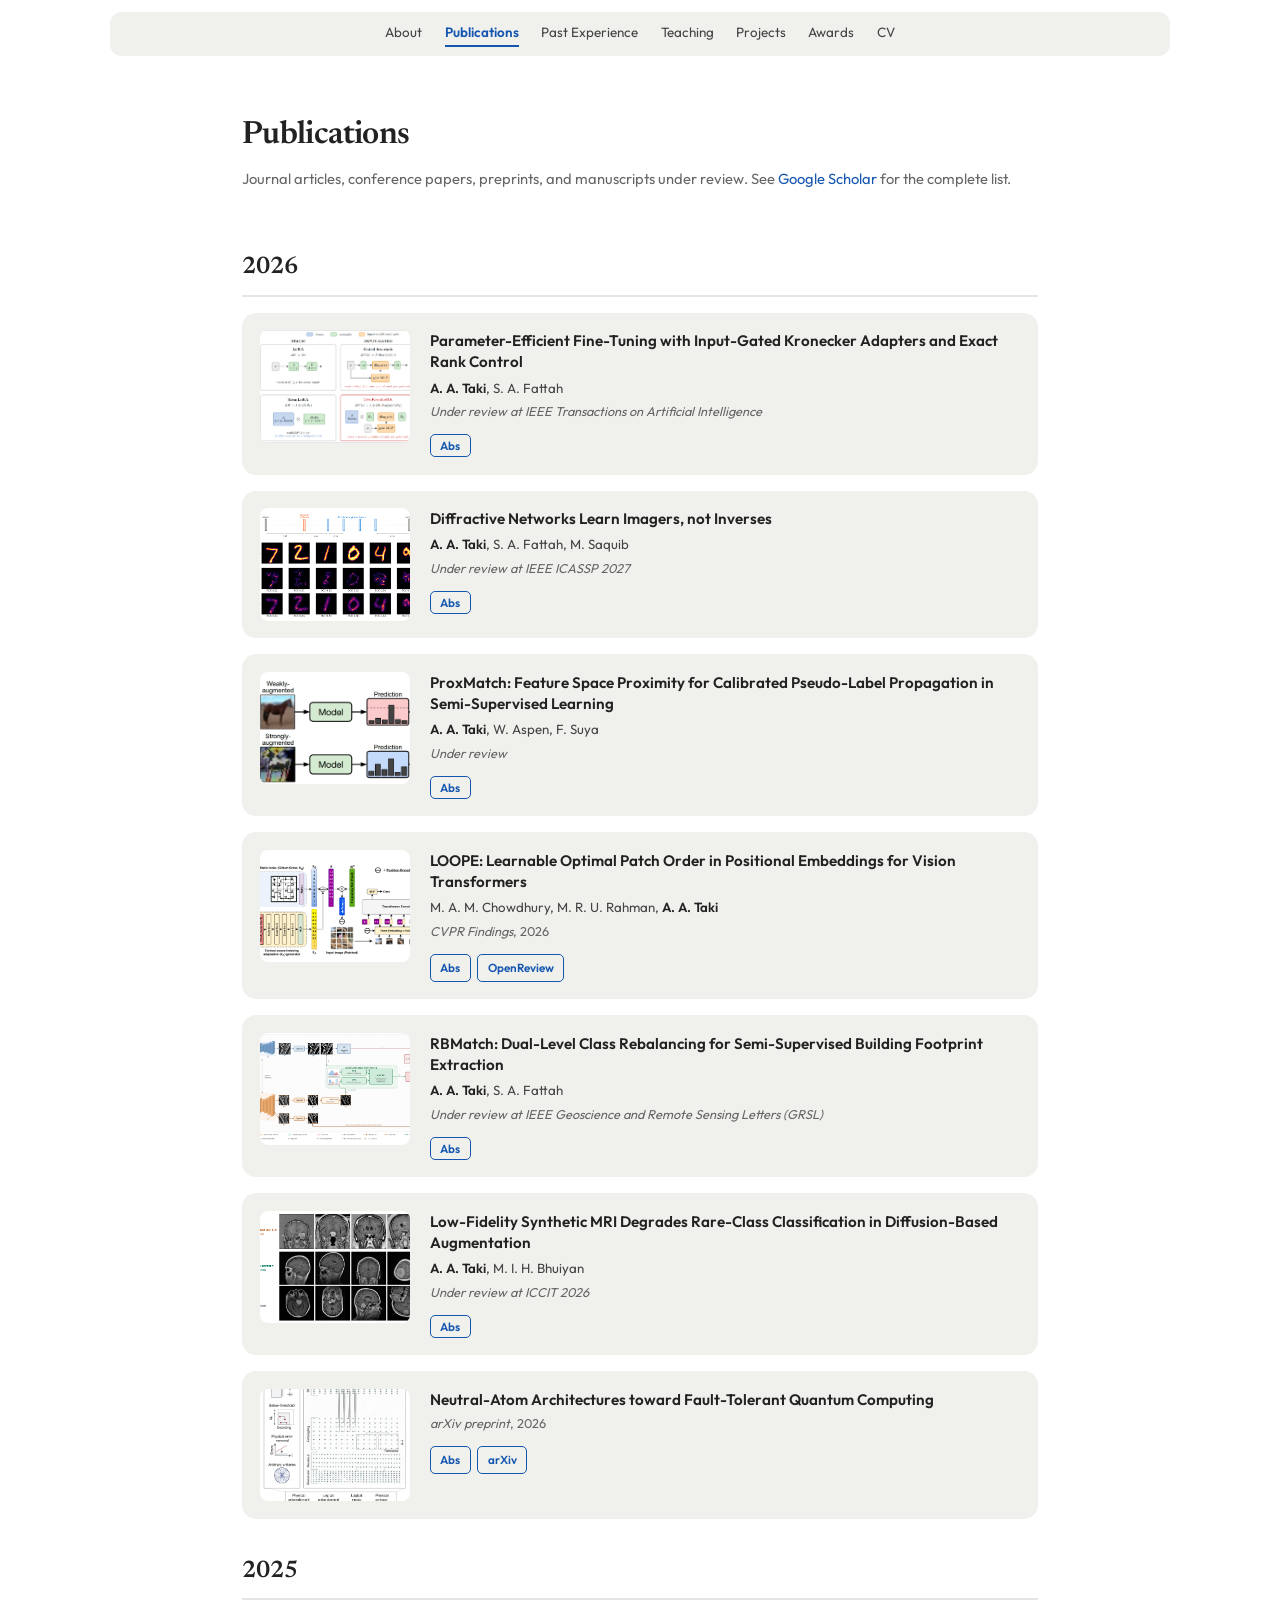
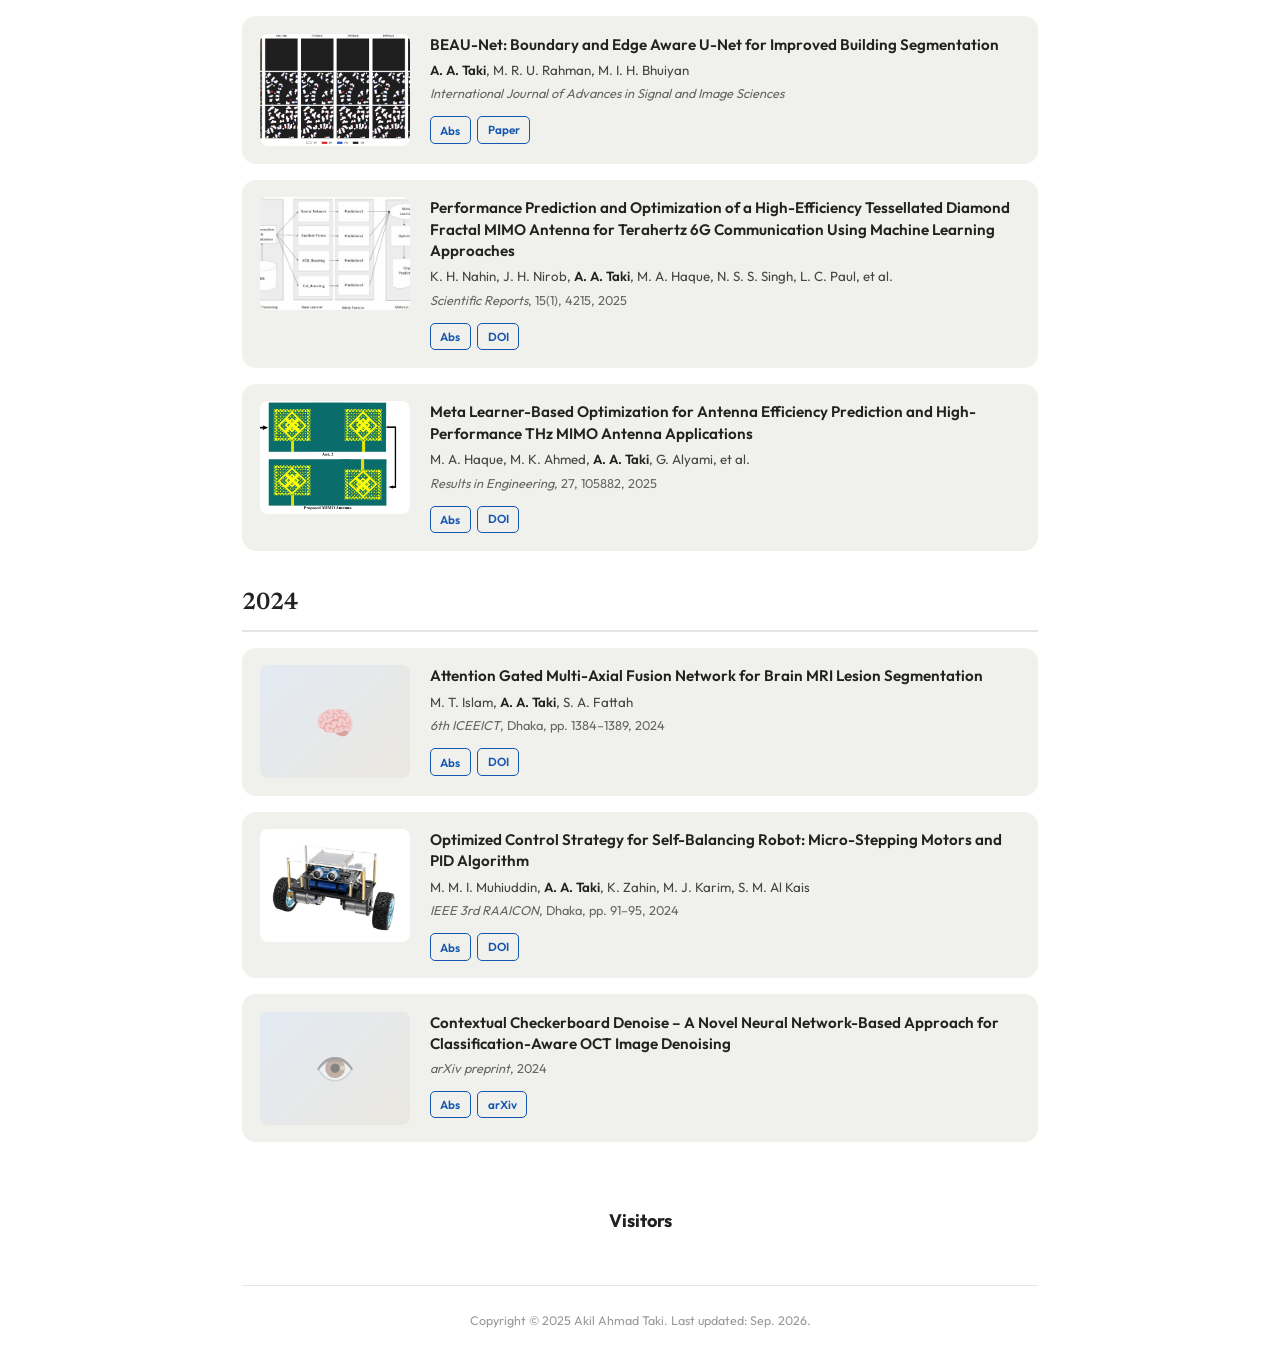
<file: publications.html>
<!DOCTYPE html>
<html lang="en">
<head>
<meta charset="UTF-8">
<meta name="viewport" content="width=device-width, initial-scale=1.0">
<title>Publications — Akil Ahmad Taki</title>
<link href="https://fonts.googleapis.com/css2?family=Newsreader:ital,wght@0,400;0,500;0,600;1,400&family=Outfit:wght@300;400;500;600&family=JetBrains+Mono:wght@400&display=swap" rel="stylesheet">
<link rel="icon" type="image/png" href="favicon.png">
<link rel="stylesheet" href="style.css">
<link rel="stylesheet" href="publications.css">
</head>
<body>

<nav>
  <div class="nav-inner">
    <div class="nav-links">
      <a href="index.html">About</a>
      <a href="publications.html" class="active">Publications</a>
      <a href="past-experience.html">Past Experience</a>
      <a href="teaching.html">Teaching</a>
      <a href="projects.html">Projects</a>
      <a href="awards.html">Awards</a>
      <a href="assets/Akil_Ahmad_Taki_CV.pdf" target="_blank">CV</a>
    </div>
  </div>
</nav>

<div class="container">

  <div class="page-header">
    <h1>Publications</h1>
    <p>Journal articles, conference papers, preprints, and manuscripts under review. See <a href="https://scholar.google.com/citations?user=akil.ahmad.taki" target="_blank">Google Scholar</a> for the complete list.</p>
  </div>

  <!-- ══════════ UNDER REVIEW ══════════ -->
  <h2 class="year-heading">2026</h2>

    <div class="pub-entry">
    <div class="pub-thumb">
      <img src="images/dylora.png" alt="DynKronLoRA Kronecker adapters">
    </div>
    <div class="pub-content">
      <h3>Parameter-Efficient Fine-Tuning with Input-Gated Kronecker Adapters and Exact Rank Control</h3>
      <p class="pub-auth"><em>A. A. Taki</em>, S. A. Fattah</p>
      <p class="pub-place"><em>Under review at IEEE Transactions on Artificial Intelligence</em></p>
      <div class="pub-badges">
        <button class="badge abs-btn" onclick="toggleAbs(this)">Abs</button>
      </div>
      <div class="pub-abstract">
        Parameter-efficient fine-tuning keeps a pretrained model frozen and trains a small update instead, with the rank of that update fixed in advance and spent equally on every input. We present DynKronLoRA, which places the gate on a frozen random Kronecker factor rather than a low-rank one, so a single gate unit controls many units of rank. The construction yields the realized rank exactly rather than as a bound, and with it the resolution of the gate: input conditioning can help only where per-input rank demand varies by more than one step of that resolution, and both quantities are measurable on the pretrained model before training. Across six medical imaging and language tasks, the Kronecker substrate carries the accuracy advantage at seven to nine times fewer trainable parameters than low-rank adaptation, and the measurement identifies the tasks that repay input conditioning in all six cases.
      </div>
    </div>
  </div>

  <div class="pub-entry">
    <div class="pub-thumb">
      <img src="images/op1.png" alt="Diffractive optical networks">
    </div>
    <div class="pub-content">
      <h3>Diffractive Networks Learn Imagers, not Inverses</h3>
      <p class="pub-auth"><em>A. A. Taki</em>, S. A. Fattah, M. Saquib</p>
      <p class="pub-place"><em>Under review at IEEE ICASSP 2027</em></p>
      <div class="pub-badges">
        <button class="badge abs-btn" onclick="toggleAbs(this)">Abs</button>
      </div>
      <div class="pub-abstract">
        We show that diffractive optical networks trained for reconstruction through random phase diffusers learn generic imaging operators rather than diffuser-specific inverses, using trainable phase-only layers and differentiable wave propagation.
      </div>
    </div>
  </div>

  <div class="pub-entry">
    <div class="pub-thumb">
      <!-- <span class="thumb-icon">&#128207;</span> -->
        <img src="images/pm1.png" alt="ProxMatch semi-supervised learning">
    </div>
    <div class="pub-content">
      <h3>ProxMatch: Feature Space Proximity for Calibrated Pseudo-Label Propagation in Semi-Supervised Learning</h3>
      <p class="pub-auth"><em>A. A. Taki</em>, W. Aspen, F. Suya</p>
      <p class="pub-place"><em>Under review</em></p>
      <div class="pub-badges">
        <button class="badge abs-btn" onclick="toggleAbs(this)">Abs</button>
      </div>
      <div class="pub-abstract">
        Unlabeled data points should be selected for training only when they lie close to labeled points in feature space, as proximity indicates higher prediction confidence. We use this principle to calibrate pseudo-label propagation in semi-supervised learning.
      </div>
    </div>
  </div>
<div class="pub-entry">
    <div class="pub-thumb">
      <!-- <span class="thumb-icon">&#129525;</span> -->
      <img src="images/loop1.png" alt="LOOPE: Learnable Optimal Patch Order in Positional Embeddings for Vision Transformers">
    </div>
    <div class="pub-content">
      <h3>LOOPE: Learnable Optimal Patch Order in Positional Embeddings for Vision Transformers</h3>
      <p class="pub-auth">M. A. M. Chowdhury, M. R. U. Rahman, <em>A. A. Taki</em></p>
      <p class="pub-place"><em>CVPR Findings</em>, 2026</p>
      <div class="pub-badges">
        <button class="badge abs-btn" onclick="toggleAbs(this)">Abs</button>
        <a href="https://doi.org/10.48550/arXiv.2504.14386" target="_blank" class="badge">OpenReview</a>
      </div>
      <div class="pub-abstract">
        We propose a novel method to determine optimal patch ordering for spatial position embeddings in Vision Transformers, ensuring minimal loss of positional information while maintaining computational efficiency. We also introduce a controlled experiment using minimal pixel configurations to analyse the behaviour of different positional encodings.
      </div>
    </div>
  </div>

  <div class="pub-entry">
    <div class="pub-thumb">
      <img src="images/rb1.png" alt="RBMatch building footprint extraction">
    </div>
    <div class="pub-content">
      <h3>RBMatch: Dual-Level Class Rebalancing for Semi-Supervised Building Footprint Extraction</h3>
      <p class="pub-auth"><em>A. A. Taki</em>, S. A. Fattah</p>
      <p class="pub-place"><em>Under review at IEEE Geoscience and Remote Sensing Letters (GRSL)</em></p>
      <div class="pub-badges">
        <button class="badge abs-btn" onclick="toggleAbs(this)">Abs</button>
      </div>
      <div class="pub-abstract">
        A class-rebalancing self-training framework for semi-supervised building footprint extraction, combining adaptive thresholding, confidence-aware loss reweighting, and distribution alignment at both pixel and image levels.
      </div>
    </div>
  </div>

  <div class="pub-entry">
    <div class="pub-thumb">
      <img src="images/mr1.png" alt="Synthetic MRI diffusion augmentation">
    </div>
    <div class="pub-content">
      <h3>Low-Fidelity Synthetic MRI Degrades Rare-Class Classification in Diffusion-Based Augmentation</h3>
      <p class="pub-auth"><em>A. A. Taki</em>, M. I. H. Bhuiyan</p>
      <p class="pub-place"><em>Under review at ICCIT 2026</em></p>
      <div class="pub-badges">
        <button class="badge abs-btn" onclick="toggleAbs(this)">Abs</button>
      </div>
      <div class="pub-abstract">
        We show that low-fidelity synthetic MRI generated by few-shot adapted diffusion models degrades rare-class classification performance, with LoRA-adapted Stable Diffusion failing to capture MRI global intensity structure that a from-scratch diffusion model resolves.
      </div>
    </div>
  </div>

  <!-- ══════════ 2026 ══════════ -->
  <!-- <h2 class="year-heading">2026</h2> -->

  

  <div class="pub-entry">
    <div class="pub-thumb">
      <img src="images/qc1.png" alt="Neutral-atom quantum computing">
    </div>
    <div class="pub-content">
      <h3>Neutral-Atom Architectures toward Fault-Tolerant Quantum Computing</h3>
      <p class="pub-place"><em>arXiv preprint</em>, 2026</p>
      <div class="pub-badges">
        <button class="badge abs-btn" onclick="toggleAbs(this)">Abs</button>
        <a href="#" target="_blank" class="badge">arXiv</a>
      </div>
      <div class="pub-abstract">
        A comprehensive review of fault-tolerant neutral-atom quantum processors, emphasizing scalable architectures, Rydberg array control, and repeated quantum error correction protocols.
      </div>
    </div>
  </div>

  <!-- ══════════ 2025 ══════════ -->
  <h2 class="year-heading">2025</h2>

  <div class="pub-entry">
    <div class="pub-thumb">
      <img src="images/rb2.png" alt="BEAU-Net building segmentation">
    </div>
    <div class="pub-content">
      <h3>BEAU-Net: Boundary and Edge Aware U-Net for Improved Building Segmentation</h3>
      <p class="pub-auth"><em>A. A. Taki</em>, M. R. U. Rahman, M. I. H. Bhuiyan</p>
      <p class="pub-place"><em>International Journal of Advances in Signal and Image Sciences</em></p>
      <div class="pub-badges">
        <button class="badge abs-btn" onclick="toggleAbs(this)">Abs</button>
        <a href="https://xlescience.org/index.php/IJASIS/article/view/1698" target="_blank" class="badge">Paper</a>
      </div>
      <div class="pub-abstract">
        A boundary- and edge-aware U-Net architecture for improved building footprint segmentation from remote sensing imagery, explicitly modelling structural boundaries to produce sharper and more accurate building outlines.
      </div>
    </div>
  </div>

  <div class="pub-entry">
    <div class="pub-thumb">
      <!-- <span class="thumb-icon">&#128225;</span> -->
       <img src="images/mimo1.png" alt="Performance Prediction and Optimization">
    </div>
    <div class="pub-content">
      <h3>Performance Prediction and Optimization of a High-Efficiency Tessellated Diamond Fractal MIMO Antenna for Terahertz 6G Communication Using Machine Learning Approaches</h3>
      <p class="pub-auth">K. H. Nahin, J. H. Nirob, <em>A. A. Taki</em>, M. A. Haque, N. S. S. Singh, L. C. Paul, et al.</p>
      <p class="pub-place"><em>Scientific Reports</em>, 15(1), 4215, 2025</p>
      <div class="pub-badges">
        <button class="badge abs-btn" onclick="toggleAbs(this)">Abs</button>
        <a href="https://doi.org/10.1038/s41598-025-88174-2" target="_blank" class="badge">DOI</a>
      </div>
      <div class="pub-abstract">
        A compact tessellated diamond fractal MIMO antenna designed for terahertz 6G communication, with machine learning models employed to predict and optimize antenna performance parameters, achieving high radiation efficiency across dual bands.
      </div>
    </div>
  </div>

  <div class="pub-entry">
    <div class="pub-thumb">
      <!-- <span class="thumb-icon">&#128268;</span> -->
       <img src="images/mimo2.png" alt="Meta Learner-Based Optimization for Antenna Efficiency Prediction and High-Performance THz MIMO Antenna Applications">
    </div>
    <div class="pub-content">
      <h3>Meta Learner-Based Optimization for Antenna Efficiency Prediction and High-Performance THz MIMO Antenna Applications</h3>
      <p class="pub-auth">M. A. Haque, M. K. Ahmed, <em>A. A. Taki</em>, G. Alyami, et al.</p>
      <p class="pub-place"><em>Results in Engineering</em>, 27, 105882, 2025</p>
      <div class="pub-badges">
        <button class="badge abs-btn" onclick="toggleAbs(this)">Abs</button>
        <a href="https://doi.org/10.1016/j.rineng.2025.105882" target="_blank" class="badge">DOI</a>
      </div>
      <div class="pub-abstract">
        A meta learner-based stacked generalization ensemble with a neural network base learner is developed to optimize antenna parameter predictions, enabling efficient design of high-performance THz MIMO antennas for next-generation wireless systems.
      </div>
    </div>
  </div>

  <!-- ══════════ 2024 ══════════ -->
  <h2 class="year-heading">2024</h2>

  <div class="pub-entry">
    <div class="pub-thumb">
      <span class="thumb-icon">&#129504;</span>
    </div>
    <div class="pub-content">
      <h3>Attention Gated Multi-Axial Fusion Network for Brain MRI Lesion Segmentation</h3>
      <p class="pub-auth">M. T. Islam, <em>A. A. Taki</em>, S. A. Fattah</p>
      <p class="pub-place"><em>6th ICEEICT</em>, Dhaka, pp. 1384&ndash;1389, 2024</p>
      <div class="pub-badges">
        <button class="badge abs-btn" onclick="toggleAbs(this)">Abs</button>
        <a href="https://doi.org/10.1109/ICEEICT62016.2024.10534354" target="_blank" class="badge">DOI</a>
      </div>
      <div class="pub-abstract">
        A shallow multi-axis fusion network with an attention mechanism (AGFN) that effectively fuses 2D segmentation results and extracts 3D information for brain MRI lesion segmentation. A slice classifier stage is introduced prior to segmentation to address class imbalance during training of the 2D segmentation model.
      </div>
    </div>
  </div>

  <div class="pub-entry">
    <div class="pub-thumb">
      <img src="images/sb1.webp" alt="Self-balancing robot">
    </div>
    <div class="pub-content">
      <h3>Optimized Control Strategy for Self-Balancing Robot: Micro-Stepping Motors and PID Algorithm</h3>
      <p class="pub-auth">M. M. I. Muhiuddin, <em>A. A. Taki</em>, K. Zahin, M. J. Karim, S. M. Al Kais</p>
      <p class="pub-place"><em>IEEE 3rd RAAICON</em>, Dhaka, pp. 91&ndash;95, 2024</p>
      <div class="pub-badges">
        <button class="badge abs-btn" onclick="toggleAbs(this)">Abs</button>
        <a href="https://doi.org/10.1109/RAAICON64172.2024.10928610" target="_blank" class="badge">DOI</a>
      </div>
      <div class="pub-abstract">
        A robust mechanical framework with integrated electronic elements to improve stability and control of a self-balancing robot. Movement is precisely controlled without feedback loops by using pulse-driven micro-stepping motors combined with a PID control algorithm.
      </div>
    </div>
  </div>

  <div class="pub-entry">
    <div class="pub-thumb">
      <span class="thumb-icon">&#128065;&#65039;</span>
    </div>
    <div class="pub-content">
      <h3>Contextual Checkerboard Denoise &ndash; A Novel Neural Network-Based Approach for Classification-Aware OCT Image Denoising</h3>
      <p class="pub-place"><em>arXiv preprint</em>, 2024</p>
      <div class="pub-badges">
        <button class="badge abs-btn" onclick="toggleAbs(this)">Abs</button>
        <a href="https://doi.org/10.48550/arXiv.2411.19549" target="_blank" class="badge">arXiv</a>
      </div>
      <div class="pub-abstract">
        A checkerboard denoising method that effectively removes speckle noise in Optical Coherence Tomography images while preserving essential anatomical detail. Deep Image Prior is applied for super-resolution, enhancing resolution and capturing intricate features critical for clinical diagnosis in ophthalmology and cardiology.
      </div>
    </div>
  </div>

  <!-- Visitor Map -->
  <div class="visitor-map">
    <h3>Visitors</h3>
    <script type="text/javascript" id="mapmyvisitors" src="https://mapmyvisitors.com/map.js?cl=000000&w=800&t=n&d=4zmxsecRHGD5eDYR2ypuUjG4uauy2ut8uDnkuDLKRHQ&co=f0f0ec&ct=443636"></script>
  </div>

  <footer>
    Copyright &copy; 2025 Akil Ahmad Taki. Last updated: Sep. 2026.
  </footer>

</div>

<script>
function toggleAbs(btn) {
  var abs = btn.closest('.pub-content').querySelector('.pub-abstract');
  abs.classList.toggle('open');
  btn.classList.toggle('active');
}
</script>

</body>
</html>
</file>
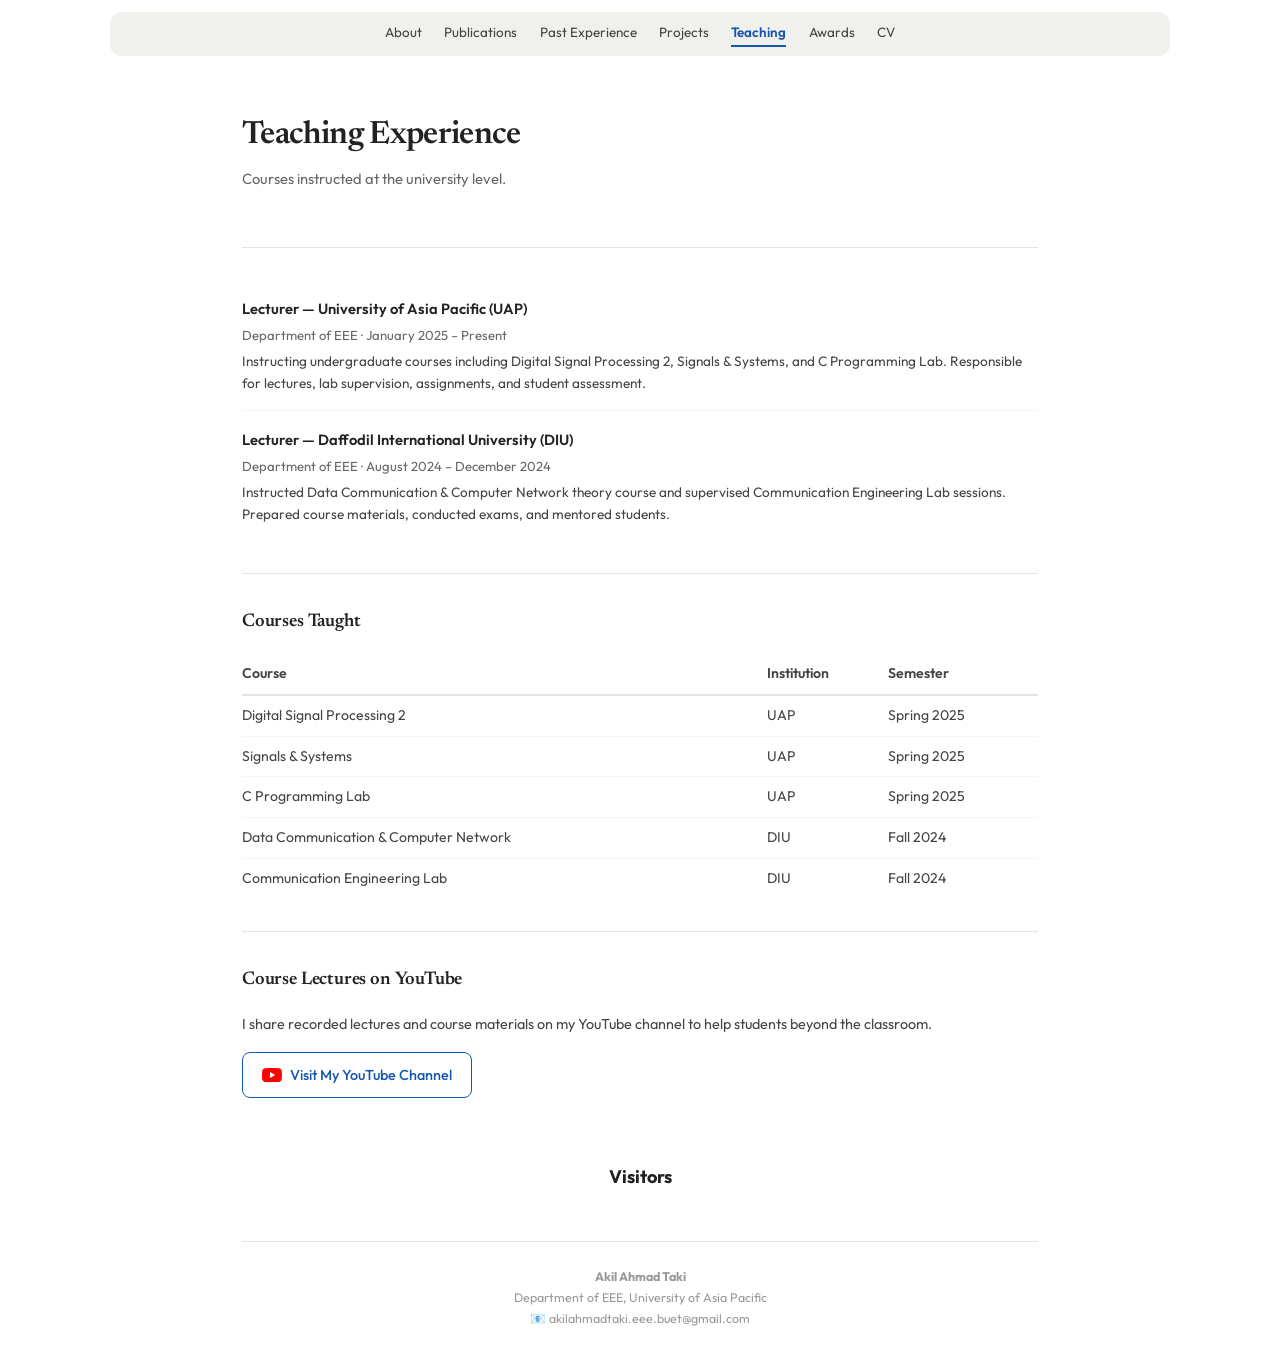
<file: teaching.html>
<!DOCTYPE html>
<html lang="en">
<head>
<meta charset="UTF-8">
<meta name="viewport" content="width=device-width, initial-scale=1.0">
<title>Teaching — Akil Ahmad Taki</title>
<link href="https://fonts.googleapis.com/css2?family=Newsreader:ital,wght@0,400;0,500;0,600;1,400&family=Outfit:wght@300;400;500;600&family=JetBrains+Mono:wght@400&display=swap" rel="stylesheet">
<link rel="stylesheet" href="style.css">
</head>
<body>

<nav>
  <div class="nav-inner">
    <div class="nav-links">
      <a href="index.html">About</a>
      <a href="publications.html">Publications</a>
      <a href="past-experience.html">Past Experience</a>
      <a href="projects.html">Projects</a>
      <a href="teaching.html" class="active">Teaching</a>
      
      <a href="awards.html">Awards</a>
      <a href="assets/Akil_Ahmad_Taki_CV.pdf" target="_blank">CV</a>
    </div>
  </div>
</nav>

<div class="container">

  <div class="page-header">
    <h1>Teaching Experience</h1>
    <p>Courses instructed at the university level.</p>
  </div>

  <hr>

  <section id="teaching">

    <div class="teach-item">
      <h3>Lecturer — University of Asia Pacific (UAP)</h3>
      <div class="t-meta">Department of EEE &middot; January 2025 – Present</div>
      <p>Instructing undergraduate courses including Digital Signal Processing 2, Signals &amp; Systems, and C Programming Lab. Responsible for lectures, lab supervision, assignments, and student assessment.</p>
    </div>

    <div class="teach-item">
      <h3>Lecturer — Daffodil International University (DIU)</h3>
      <div class="t-meta">Department of EEE &middot; August 2024 – December 2024</div>
      <p>Instructed Data Communication &amp; Computer Network theory course and supervised Communication Engineering Lab sessions. Prepared course materials, conducted exams, and mentored students.</p>
    </div>

  </section>

  <hr>

  <!-- Courses Taught -->
  <section id="courses">
    <h2 class="section-title">Courses Taught</h2>

    <table style="width:100%; font-size:.88rem; border-collapse:collapse;">
      <thead>
        <tr style="border-bottom:2px solid var(--border); text-align:left;">
          <th style="padding:.5rem 0; color:var(--text-mid); font-weight:600;">Course</th>
          <th style="padding:.5rem 0; color:var(--text-mid); font-weight:600;">Institution</th>
          <th style="padding:.5rem 0; color:var(--text-mid); font-weight:600;">Semester</th>
        </tr>
      </thead>
      <tbody style="color:var(--text-mid);">
        <tr style="border-bottom:1px solid rgba(0,0,0,.04);">
          <td style="padding:.5rem 0;">Digital Signal Processing 2</td>
          <td>UAP</td>
          <td>Spring 2025</td>
        </tr>
        <tr style="border-bottom:1px solid rgba(0,0,0,.04);">
          <td style="padding:.5rem 0;">Signals &amp; Systems</td>
          <td>UAP</td>
          <td>Spring 2025</td>
        </tr>
        <tr style="border-bottom:1px solid rgba(0,0,0,.04);">
          <td style="padding:.5rem 0;">C Programming Lab</td>
          <td>UAP</td>
          <td>Spring 2025</td>
        </tr>
        <tr style="border-bottom:1px solid rgba(0,0,0,.04);">
          <td style="padding:.5rem 0;">Data Communication &amp; Computer Network</td>
          <td>DIU</td>
          <td>Fall 2024</td>
        </tr>
        <tr>
          <td style="padding:.5rem 0;">Communication Engineering Lab</td>
          <td>DIU</td>
          <td>Fall 2024</td>
        </tr>
      </tbody>
    </table>
  </section>
<hr>

  <section id="youtube">
    <h2 class="section-title">Course Lectures on YouTube</h2>
    <p style="font-size:.9rem; color:var(--text-mid); margin-bottom:1rem;">
      I share recorded lectures and course materials on my YouTube channel to help students beyond the classroom.
    </p>
    <a href="https://www.youtube.com/watch?v=kUSw7-1XFrQ" target="_blank" style="display:inline-flex; align-items:center; gap:.5rem; font-size:.9rem; font-weight:500; color:var(--accent); padding:.6rem 1.2rem; border:1px solid var(--accent); border-radius:8px; transition:all .2s;">
      <svg xmlns="http://www.w3.org/2000/svg" width="20" height="20" viewBox="0 0 24 24" fill="currentColor" style="color:red;"><path d="M23.498 6.186a3.016 3.016 0 0 0-2.122-2.136C19.505 3.545 12 3.545 12 3.545s-7.505 0-9.377.505A3.017 3.017 0 0 0 .502 6.186C0 8.07 0 12 0 12s0 3.93.502 5.814a3.016 3.016 0 0 0 2.122 2.136c1.871.505 9.376.505 9.376.505s7.505 0 9.377-.505a3.015 3.015 0 0 0 2.122-2.136C24 15.93 24 12 24 12s0-3.93-.502-5.814zM9.545 15.568V8.432L15.818 12l-6.273 3.568z"/></svg>
      Visit My YouTube Channel
    </a>
  </section>
  <!-- Visitor Map -->
  <div class="visitor-map">
    <h3>Visitors</h3>
    <script type='text/javascript' id='mapmyvisitors' src='https://mapmyvisitors.com/map.js?cl=080808&w=600&t=tt&d=jR6fj13NhyLnA9VMMH3swhSYmRGX4lCrfzyeFAedrFA&co=ffffff&ct=808080&cmo=3acc3a&cmn=ff5353'></script>
  </div>

  <footer>
    <strong>Akil Ahmad Taki</strong><br>
    Department of EEE, University of Asia Pacific<br>
    📧 akilahmadtaki.eee.buet@gmail.com
  </footer>

</div>

</body>
</html>
</file>
<file: style.css>
:root {
  --bg: #ffffff;
  --text: #222;
  --text-mid: #444;
  --text-light: #666;
  --text-muted: #999;
  --accent: #1557b0;
  --accent-hover: #0d3d80;
  --border: #e5e5e5;
  --sidebar-bg: #f8f8f6;
  --serif: 'Newsreader', Georgia, serif;
  --sans: 'Outfit', 'Segoe UI', sans-serif;
  --mono: 'JetBrains Mono', monospace;
}

* { margin: 0; padding: 0; box-sizing: border-box; }
html { scroll-behavior: smooth; }

body {
  font-family: var(--sans);
  background: var(--bg);
  color: var(--text);
  font-size: 15.5px;
  line-height: 1.7;
  -webkit-font-smoothing: antialiased;
}

a { color: var(--accent); text-decoration: none; }
a:hover { color: var(--accent-hover); text-decoration: underline; }

/* ── Top Nav ── */
/* nav {
  border-bottom: 1px solid var(--border);
  background: var(--bg);
  position: sticky;
  top: 0;
  z-index: 100;
}
.nav-inner {
  max-width: 1060px;
  margin: 0 auto;
  padding: 0 2rem;
  display: flex;
  align-items: center;
  justify-content: center;
  height: 52px;
} */
 /* ── Top Nav ── */
nav {
  background: var(--bg);
  position: sticky;
  top: 0;
  z-index: 100;
  padding: .75rem 2rem;
}
.nav-inner {
  max-width: 1060px;
  margin: 0 auto;
  padding: 0 1.5rem;
  display: flex;
  align-items: center;
  justify-content: center;
  height: 44px;
  background: #f0f0ec;
  border-radius: 12px;
}
.nav-links { display: flex; gap: 1.4rem; flex-wrap: wrap; justify-content: center; }
.nav-links a {
  font-size: .84rem;
  font-weight: 400;
  color: var(--text-mid);
  text-decoration: none;
  padding-bottom: 2px;
}
.nav-links a:hover { color: var(--accent); text-decoration: none; }
.nav-links a.active {
  color: var(--accent);
  font-weight: 600;
  border-bottom: 2px solid var(--accent);
}

/* ── Two-column Home Layout ── */
.home-layout {
  max-width: 1060px;
  margin: 0 auto;
  padding: 2.5rem 2rem 0;
  display: grid;
  grid-template-columns: 240px 1fr;
  gap: 3rem;
  align-items: start;
}

/* ── Left Sidebar ── */
/* ── Left Sidebar ── */
.sidebar {
  position: sticky;
  top: 70px;
  background: #f0f0ec;
  border-radius: 16px;
  padding: 1.75rem 1.5rem;
}
.sidebar .photo-frame {
  width: 75%;
  margin: 0 auto;
  aspect-ratio: 3/4;
  border-radius: 10px;
  overflow: hidden;
  background: transparent;
  border: 1px solid var(--border);
}
/* .sidebar .photo-frame {
  width: 75%;
  aspect-ratio: 3/4;
  border-radius: 10px;
  overflow: hidden;
  background: linear-gradient(135deg, #e8eef5, #f0eeea);
  display: flex;
  align-items: center;
  justify-content: center;
  border: 1px solid var(--border);
} */
.sidebar .photo-frame img {
  width: 100%;
  height: 100%;
  object-fit: cover;
}
.sidebar .photo-frame .initials {
  font-family: var(--serif);
  font-size: 3rem;
  font-weight: 600;
  color: var(--accent);
  opacity: .35;
}
.sidebar .photo-caption {
  font-size: .75rem;
  color: var(--text-muted);
  text-align: center;
  margin-top: .5rem;
}
.sidebar .sidebar-name {
  font-family: var(--serif);
  font-size: 1.5rem;
  font-weight: 600;
  text-align: center;
  margin-top: 1rem;
  letter-spacing: -.02em;
}
.sidebar .sidebar-title {
  font-size: .85rem;
  color: var(--text-light);
  text-align: center;
  margin-top: .15rem;
}

/* Sidebar social icons */
.sidebar-social {
  display: flex;
  justify-content: center;
  gap: 0;
  margin-top: 1rem;
  flex-wrap: wrap;
}
/* 

*/
.sidebar-social a {
  display: inline-flex;
  align-items: center;
  color: var(--text-mid);
  padding: .4rem;
  transition: all .2s;
}
.sidebar-social a:hover {
  color: var(--accent);
  border-color: var(--accent);
  text-decoration: none;
}
.sidebar-social a svg { width: 26px; height: 26px; flex-shrink: 0; }

/* Sidebar News */
/* Sidebar News */
.sidebar-news {
  margin-top: 1.5rem;
  padding: 1.25rem 1.25rem;
  background: #f0f0ec;
  border-radius: 14px;
}
.sidebar-news h3 {
  font-family: var(--serif);
  font-size: 1.05rem;
  font-weight: 600;
  margin-bottom: .75rem;
}
.sidebar-news-list { list-style: none; }
.sidebar-news-list li {
  padding: .4rem 0;
  font-size: .82rem;
  color: var(--text-mid);
  line-height: 1.55;
}
.sidebar-news-list li + li { border-top: 1px solid rgba(0,0,0,.04); }
.sidebar-news-list .news-date {
  font-family: var(--mono);
  font-size: .7rem;
  color: var(--text-muted);
  display: block;
  margin-bottom: .1rem;
}
.news-toggle {
  display: inline-flex;
  align-items: center;
  gap: .35rem;
  font-size: .78rem;
  font-weight: 500;
  color: var(--accent);
  cursor: pointer;
  margin-top: .4rem;
  padding: .2rem 0;
  border: none;
  background: none;
  font-family: var(--sans);
}
.news-toggle:hover { text-decoration: underline; }
.news-older { display: none; }
.news-older.open { display: block; }

/* ── Right Main Content ── */
/* ── Right Main Content ── */
.main-content {
  min-width: 0;
  background: #f0f0ec;
  border-radius: 16px;
  padding: 2rem 2rem;
}
/* .main-content {
  min-width: 0;
} */
.main-content .about-text {
  font-size: .92rem;
  color: var(--text-mid);
  line-height: 1.8;
}
.main-content .about-text a { font-weight: 500; }
.main-content .about-text + .about-text { margin-top: .75rem; }

/* ── Divider ── */
hr {
  border: none;
  border-top: 1px solid var(--border);
  margin: 2rem 0;
}

/* ── Section titles ── */
.section-title {
  font-family: var(--serif);
  font-size: 1.15rem;
  font-weight: 600;
  margin-bottom: 1rem;
  letter-spacing: -.01em;
  color: var(--text);
}

/* ── Publications ── */
.pub-item { padding: .75rem 0; }
.pub-item + .pub-item { border-top: 1px solid rgba(0,0,0,.04); }
.pub-item h3 { font-size: .88rem; font-weight: 600; line-height: 1.45; color: var(--text); }
.pub-item h3 a { color: var(--text); }
.pub-item h3 a:hover { color: var(--accent); }
.pub-authors { font-size: .8rem; color: var(--text-light); margin-top: .2rem; line-height: 1.55; }
.pub-authors .me { font-weight: 600; color: var(--text); }
.pub-venue { font-size: .78rem; color: var(--text-muted); font-style: italic; margin-top: .15rem; }
.pub-links { margin-top: .35rem; display: flex; gap: .6rem; }
.pub-links a { font-size: .76rem; font-weight: 500; color: var(--accent); }

/* ── Single-column container for sub-pages ── */
.container {
  max-width: 860px;
  margin: 0 auto;
  padding: 0 2rem;
}

/* ── Page Header (for sub-pages) ── */
.page-header {
  padding: 2.5rem 0 1.5rem;
}
.page-header h1 {
  font-family: var(--serif);
  font-size: 2rem;
  font-weight: 600;
  letter-spacing: -.02em;
}
.page-header p {
  font-size: .92rem;
  color: var(--text-light);
  margin-top: .25rem;
}

/* ── Research ── */
.research-item { padding: .75rem 0; }
.research-item + .research-item { border-top: 1px solid rgba(0,0,0,.04); }
.research-item h3 { font-size: .9rem; font-weight: 600; color: var(--text); line-height: 1.4; }
.research-item .r-meta { font-size: .82rem; color: var(--text-light); margin-top: .15rem; }
.research-item p { font-size: .85rem; color: var(--text-mid); margin-top: .3rem; line-height: 1.6; }

/* ── Teaching ── */
.teach-item { padding: 1rem 0; }
.teach-item + .teach-item { border-top: 1px solid rgba(0,0,0,.04); }
.teach-item h3 { font-size: .92rem; font-weight: 600; color: var(--text); }
.teach-item .t-meta { font-size: .82rem; color: var(--text-light); margin-top: .15rem; }
.teach-item p { font-size: .85rem; color: var(--text-mid); margin-top: .3rem; line-height: 1.6; }

/* ── Projects ── */
.project-item { padding: 1rem 0; }
.project-item + .project-item { border-top: 1px solid rgba(0,0,0,.04); }
.project-item h3 { font-size: .92rem; font-weight: 600; color: var(--text); line-height: 1.4; }
.project-item .p-tech { font-size: .76rem; color: var(--accent); margin-top: .2rem; font-weight: 500; }
.project-item p { font-size: .85rem; color: var(--text-mid); margin-top: .3rem; line-height: 1.6; }
.project-item .p-supervisor { font-size: .8rem; color: var(--text-muted); margin-top: .3rem; font-style: italic; }

/* ── Education ── */
.edu-item { display: flex; justify-content: space-between; padding: .75rem 0; }
.edu-item + .edu-item { border-top: 1px solid rgba(0,0,0,.04); }
.edu-item h3 { font-size: .95rem; font-weight: 600; }
.edu-degree { font-size: .85rem; color: var(--text-mid); margin-top: .1rem; }
.edu-gpa { font-family: var(--mono); font-size: .82rem; color: var(--accent); white-space: nowrap; align-self: center; }

/* ── Skills ── */
.skills-grid {
  display: grid;
  grid-template-columns: repeat(auto-fill, minmax(200px, 1fr));
  gap: 1.25rem;
}
.skill-group h3 {
  font-size: .75rem;
  font-weight: 600;
  letter-spacing: .06em;
  text-transform: uppercase;
  color: var(--accent);
  margin-bottom: .35rem;
}
.skill-group p { font-size: .88rem; color: var(--text-mid); line-height: 1.6; }

/* ── Awards ── */
.award-list { list-style: none; }
.award-list li {
  padding: .45rem 0;
  font-size: .88rem;
  color: var(--text-mid);
  display: flex;
  align-items: baseline;
  gap: .6rem;
}
.award-list li + li { border-top: 1px solid rgba(0,0,0,.04); }
.award-list li::before {
  content: '\25C6';
  color: var(--accent);
  font-size: .5rem;
  flex-shrink: 0;
}

/* ── Visitor Map ── */
/* /* ── Visitor Map ── */
.visitor-map {
  margin-top: 2.5rem;
  padding: 1.5rem 0;
  text-align: center;
  width: 100%;
}

*/
.visitor-map h3 {
  font-family: var(--serif);
  font-size: 1rem;
  font-weight: 600;
  color: var(--text-light);
  margin-bottom: .75rem;
}

/* ── Footer ── */
footer {
  margin-top: 1.5rem;
  padding: 1.5rem 0;
  border-top: 1px solid var(--border);
  text-align: center;
  font-size: .78rem;
  color: var(--text-muted);
}

/* ── Home footer spans full width ── */
.home-footer {
  max-width: 1060px;
  margin: 0 auto;
  padding: 1.5rem 2rem;
  border-top: 1px solid var(--border);
  text-align: center;
  font-size: .78rem;
  color: var(--text-muted);
}

/* ── Responsive ── */
@media (max-width: 768px) {
  .home-layout {
    grid-template-columns: 1fr;
    gap: 1.5rem;
    padding: 1.5rem 1.25rem 0;
  }
  .sidebar {
    position: static;
    display: flex;
    flex-direction: column;
    align-items: center;
  }
  .sidebar .photo-frame { width: 180px; }
  .sidebar-news { width: 100%; }
  .nav-links { gap: .8rem; }
  .nav-links a { font-size: .76rem; }
  .container { padding: 0 1.25rem; }
  .edu-item { flex-direction: column; gap: .15rem; }
}

/* ── Fade-in animation ── */
@keyframes fadeIn {
  from { opacity: 0; transform: translateY(12px); }
  to { opacity: 1; transform: translateY(0); }
}
.sidebar { animation: fadeIn .5s ease both; }
.main-content { animation: fadeIn .5s ease both; animation-delay: .15s; }
.page-header, section { animation: fadeIn .5s ease both; }
section:nth-of-type(2) { animation-delay: .1s; }
section:nth-of-type(3) { animation-delay: .15s; }
section:nth-of-type(4) { animation-delay: .2s; }
</file>
<file: publications.css>
/* ══════════════════════════════════════
   PUBLICATIONS PAGE
   ══════════════════════════════════════ */

.year-heading {
  font-family: var(--serif);
  font-size: 1.5rem;
  font-weight: 600;
  color: var(--text);
  margin: 2rem 0 1rem;
  padding-bottom: .4rem;
  border-bottom: 2px solid var(--border);
}

.pub-entry {
  display: grid;
  grid-template-columns: 150px 1fr;
  gap: 1.25rem;
  padding: 1.1rem;
  background: #f0f0ec;
  border-radius: 14px;
  margin-bottom: 1rem;
  align-items: start;
  transition: box-shadow .2s ease;
}
.pub-entry:hover {
  box-shadow: 0 4px 16px rgba(0,0,0,.07);
}

/* Thumbnail */
.pub-thumb {
  width: 100%;
  aspect-ratio: 4/3;
  border-radius: 8px;
  overflow: hidden;
  background: linear-gradient(135deg, #e3eaf3, #eae7e0);
  display: flex;
  align-items: center;
  justify-content: center;
}
.pub-thumb img {
  width: 100%;
  height: 100%;
  object-fit: cover;
}
.pub-thumb .thumb-icon {
  font-size: 2rem;
  opacity: .5;
}

/* Content */
.pub-content h3 {
  font-size: .95rem;
  font-weight: 600;
  color: var(--text);
  line-height: 1.4;
}
.pub-auth {
  font-size: .83rem;
  color: var(--text-mid);
  margin-top: .3rem;
  line-height: 1.55;
}
.pub-auth em {
  font-style: normal;
  font-weight: 600;
  color: var(--text);
}
.pub-place {
  font-size: .8rem;
  color: var(--text-light);
  margin-top: .2rem;
}

/* Badges */
.pub-badges {
  display: flex;
  flex-wrap: wrap;
  gap: .4rem;
  margin-top: .7rem;
}
.badge {
  font-size: .73rem;
  font-weight: 600;
  color: var(--accent);
  background: transparent;
  border: 1px solid var(--accent);
  padding: .18rem .6rem;
  border-radius: 5px;
  cursor: pointer;
  font-family: var(--sans);
  transition: all .2s;
  text-decoration: none;
  display: inline-block;
}
.badge:hover {
  background: var(--accent);
  color: #fff;
  text-decoration: none;
}
.badge.active {
  background: var(--accent);
  color: #fff;
}

/* Abstract (hidden by default) */
.pub-abstract {
  display: none;
  font-size: .82rem;
  color: var(--text-mid);
  line-height: 1.65;
  margin-top: .75rem;
  padding: .75rem .9rem;
  background: rgba(255,255,255,.7);
  border-left: 3px solid var(--accent);
  border-radius: 6px;
  text-align: justify;
}
.pub-abstract.open {
  display: block;
}

/* Mobile */
@media (max-width: 680px) {
  .pub-entry {
    grid-template-columns: 1fr;
    gap: .9rem;
  }
  .pub-thumb {
    aspect-ratio: 16/9;
  }
}
</file>
<file: about.css>
/* ══════════════════════════════════════
   ABOUT PAGE — Interests box
   ══════════════════════════════════════ */

.interest-box {
  background: #e8e8e2;
  border-radius: 14px;
  padding: 1.2rem 1.5rem;
  margin: 1.75rem 0;
}

.interest-title {
  font-family: var(--serif);
  font-size: 1.15rem;
  font-weight: 600;
  color: var(--text);
  margin-bottom: .6rem;
  letter-spacing: -.01em;
}

.interest-list {
  list-style: none;
  columns: 2;
  column-gap: 1.5rem;
}
.interest-list li {
  position: relative;
  font-size: .87rem;
  color: var(--text-mid);
  line-height: 1.75;
  padding-left: 1rem;
  break-inside: avoid;
}
.interest-list li::before {
  content: '\25AA';
  position: absolute;
  left: 0;
  color: var(--accent);
  font-size: .7rem;
}

/* "View all publications" link under the heading */
.viewall-link {
  font-size: .82rem;
  margin: -.5rem 0 .9rem;
}

/* Home page publication entries sit in a narrower column */
.main-content .pub-entry {
  grid-template-columns: 120px 1fr;
  gap: 1rem;
  padding: .9rem 1rem;
}
.main-content .pub-entry h3 {
  font-size: .9rem;
}

@media (max-width: 680px) {
  .interest-list { columns: 1; }
  .main-content .pub-entry { grid-template-columns: 1fr; }
}
/* Visitor map fits the content column */
.main-content .visitor-map {
  overflow-x: auto;
}
.main-content .visitor-map img,
.main-content .visitor-map canvas {
  max-width: 100%;
  height: auto;
}
</file>
<file: experience.css>
/* ══════════════════════════════════════
   EXPERIENCE PAGE
   ══════════════════════════════════════ */

.exp-group {
  font-family: var(--serif);
  font-size: 1.35rem;
  font-weight: 600;
  color: var(--text);
  margin: 2rem 0 1rem;
  padding-bottom: .4rem;
  border-bottom: 2px solid var(--border);
}

.exp-entry {
  display: grid;
  grid-template-columns: 110px 1fr;
  gap: 1.5rem;
  padding: 1.1rem 1.2rem;
  background: #f0f0ec;
  border-radius: 14px;
  margin-bottom: .9rem;
  align-items: start;
  transition: box-shadow .2s ease;
}
.exp-entry:hover {
  box-shadow: 0 4px 16px rgba(0,0,0,.07);
}

/* Date column */
.exp-date {
  font-family: var(--mono);
  font-size: .74rem;
  color: var(--text-light);
  line-height: 1.5;
  text-align: right;
  padding-top: .15rem;
}
.exp-date .dash {
  color: var(--text-muted);
}

/* Body */
.exp-body h3 {
  font-size: .98rem;
  font-weight: 600;
  color: var(--text);
  line-height: 1.35;
}
.exp-org {
  font-size: .86rem;
  color: var(--text-mid);
  margin-top: .15rem;
  font-weight: 500;
}
.exp-sup {
  font-size: .8rem;
  color: var(--text-muted);
  font-style: italic;
  margin-top: .1rem;
}
.exp-gpa {
  font-family: var(--mono);
  font-size: .78rem;
  color: var(--accent);
  margin-top: .35rem;
}

/* Bullet list */
.exp-list {
  list-style: none;
  margin-top: .7rem;
}
.exp-list li {
  position: relative;
  font-size: .85rem;
  color: var(--text-mid);
  line-height: 1.65;
  padding-left: 1rem;
  margin-bottom: .45rem;
}
.exp-list li::before {
  content: '\2022';
  position: absolute;
  left: 0;
  color: var(--accent);
  font-weight: 700;
}
.exp-list li strong {
  color: var(--text);
  font-weight: 600;
}

/* Small inline paper badges */
.mini-badge {
  display: inline-block;
  font-size: .68rem;
  font-weight: 600;
  color: var(--accent);
  border: 1px solid var(--accent);
  padding: .1rem .45rem;
  border-radius: 4px;
  margin-left: .25rem;
  white-space: nowrap;
  transition: all .2s;
}
.mini-badge:hover {
  background: var(--accent);
  color: #fff;
  text-decoration: none;
}

/* Mobile */
@media (max-width: 680px) {
  .exp-entry {
    grid-template-columns: 1fr;
    gap: .5rem;
  }
  .exp-date {
    text-align: left;
  }
  .exp-date br { display: none; }
  .exp-date .dash { margin: 0 .2rem; }
}
</file>
<file: project-cards.css>
/* ══════════════════════════════════════
   PROJECT CARD GRID
   Paste this at the END of your style.css
   ══════════════════════════════════════ */

.project-grid {
  display: grid;
  grid-template-columns: repeat(auto-fill, minmax(260px, 1fr));
  gap: 1.25rem;
  margin-top: 1.5rem;
}

.project-card {
  background: #f0f0ec;
  border-radius: 14px;
  overflow: hidden;
  display: flex;
  flex-direction: column;
  transition: transform .2s ease, box-shadow .2s ease;
}
.project-card:hover {
  transform: translateY(-3px);
  box-shadow: 0 6px 20px rgba(0,0,0,.08);
}

/* Thumbnail area */
.card-thumb {
  width: 100%;
  aspect-ratio: 16/9;
  background: linear-gradient(135deg, #e3eaf3, #eae7e0);
  display: flex;
  align-items: center;
  justify-content: center;
  overflow: hidden;
}
.card-thumb img {
  width: 100%;
  height: 100%;
  object-fit: cover;
}
.card-thumb .thumb-icon {
  font-size: 2.5rem;
  opacity: .55;
}

/* Card body */
.card-body {
  padding: 1rem 1.1rem 1.1rem;
  display: flex;
  flex-direction: column;
  flex: 1;
}
.card-body h3 {
  font-size: .95rem;
  font-weight: 600;
  color: var(--text);
  line-height: 1.35;
}
.card-body p {
  font-size: .82rem;
  color: var(--text-mid);
  line-height: 1.6;
  margin-top: .4rem;
  flex: 1;
}

/* Tech tags */
.card-tags {
  display: flex;
  flex-wrap: wrap;
  gap: .35rem;
  margin-top: .7rem;
}
.card-tags .tag {
  font-size: .68rem;
  font-weight: 500;
  color: var(--accent);
  background: rgba(21,87,176,.08);
  padding: .18rem .5rem;
  border-radius: 4px;
}

/* Links row */
.card-links {
  display: flex;
  gap: .5rem;
  margin-top: .75rem;
}
.card-links a {
  font-size: .74rem;
  font-weight: 600;
  color: var(--accent);
  border: 1px solid var(--accent);
  padding: .2rem .65rem;
  border-radius: 5px;
  transition: all .2s;
}
.card-links a:hover {
  background: var(--accent);
  color: #fff;
  text-decoration: none;
}

/* Supervisor / course line */
.card-meta {
  font-size: .72rem;
  color: var(--text-muted);
  font-style: italic;
  margin-top: .7rem;
  padding-top: .6rem;
  border-top: 1px solid rgba(0,0,0,.06);
}

/* Mobile */
@media (max-width: 680px) {
  .project-grid {
    grid-template-columns: 1fr;
  }
}
/* ══════════════════════════════════════
   SLIDESHOW — add this at the END
   of your project-cards.css
   ══════════════════════════════════════ */

.card-thumb.slideshow {
  position: relative;
}

.card-thumb.slideshow img {
  position: absolute;
  inset: 0;
  width: 100%;
  height: 100%;
  object-fit: cover;
  opacity: 0;
  transition: opacity .02s ease;
}

.card-thumb.slideshow img.active {
  opacity: 1;
}
</file>
